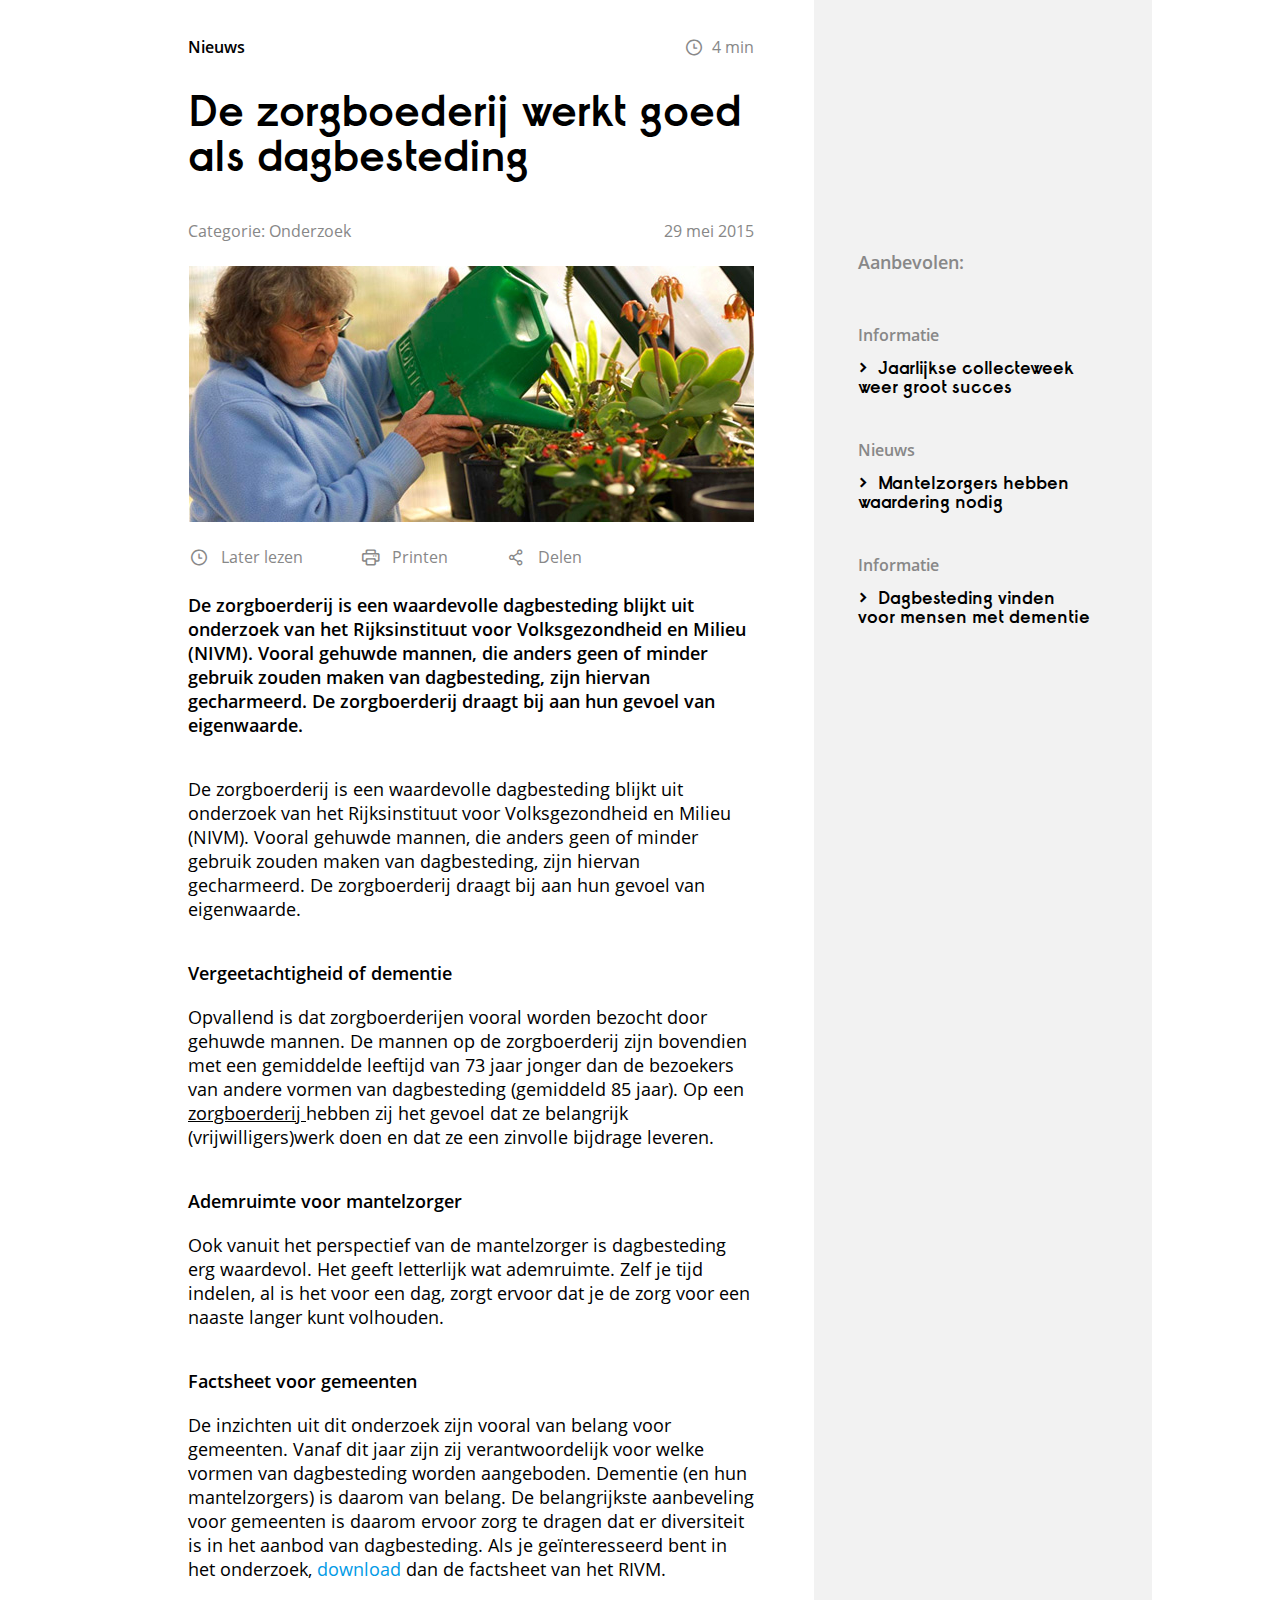
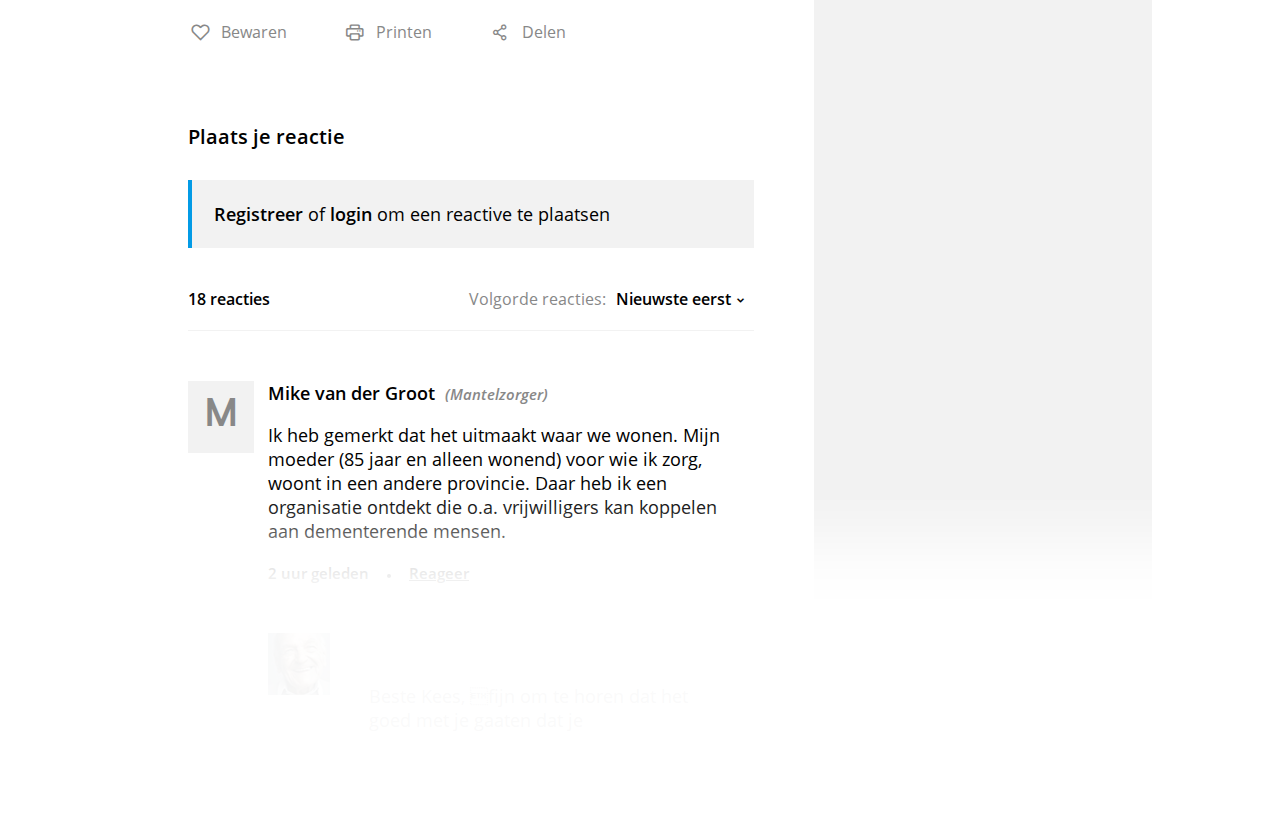
<file: index.html>
<!DOCTYPE html>
<html lang="ru">
  <head>
    <meta charset="utf-8">
    <meta name="viewport" content="width=device-width, initial-scale=1, maximum-scale=1, minimal-ui">
    <meta http-equiv="X-UA-Compatible" content="IE=edge">
    <link rel="stylesheet" href="public/fonts/fontello/css/fontello.css"/>
    <link rel="stylesheet" href="public/css/styles.css"/>
    <script src="https://ajax.googleapis.com/ajax/libs/jquery/1.11.3/jquery.min.js"></script>
    <script src="public/js/scripts.js"></script>
    <title>one page</title>
  </head>
  <body>
    <div class="page_wrapper">
      <nav class="page_nav">
      </nav>
      <header class="page_header"></header>
      <main class="paig_main">
        <div class="wrapper">
          <section class="news">
            <div class="news_time"><span>Nieuws</span><span class="time icon-clock">4 min</span></div>
            <h2>De zorgboederij werkt goed als dagbesteding</h2>
            <div class="category-wrapper">
              <div class="category"> <span>Categorie: </span><a href="">Onderzoek</a></div>
              <div class="date"><span>29 mei 2015</span></div>
            </div>
            <div class="news_img"><img src="public/img/news-photo1.jpg" alt="photo-news" width="565" height="256"></div>
            <div class="news_icons"><a href="" class="icon-clock">Later lezen</a><a href="" class="icon-printer">Printen</a><a href="" class="icon-share">Delen</a></div>
            <div class="news_message news_message--strong">
              <p>De zorgboerderij is een waardevolle dagbesteding blijkt uit onderzoek van het Rijksinstituut voor Volksgezondheid en Milieu (NIVM). Vooral gehuwde mannen, die anders geen of minder gebruik zouden maken van dagbesteding, zijn hiervan gecharmeerd. De zorgboerderij draagt bij aan hun gevoel van eigenwaarde. </p>
            </div>
            <div class="news_message">
              <p>De zorgboerderij is een waardevolle dagbesteding blijkt uit onderzoek van het Rijksinstituut voor Volksgezondheid en Milieu (NIVM). Vooral gehuwde mannen, die anders geen of minder gebruik zouden maken van dagbesteding, zijn hiervan gecharmeerd. De zorgboerderij draagt bij aan hun gevoel van eigenwaarde. </p>
            </div>
            <div class="news_message">
              <h4>Vergeetachtigheid of dementie</h4>
              <p>Opvallend is dat zorgboerderijen vooral worden bezocht door gehuwde mannen. De mannen op de zorgboerderij zijn bovendien met een gemiddelde leeftijd van 73 jaar jonger dan de bezoekers van andere vormen van dagbesteding (gemiddeld 85 jaar). Op een <i>zorgboerderij </i>hebben zij het gevoel dat ze belangrijk (vrijwilligers)werk doen en dat ze een zinvolle bijdrage leveren.</p>
            </div>
            <div class="news_message">
              <h4>Ademruimte voor mantelzorger</h4>
              <p>Ook vanuit het perspectief van de mantelzorger is dagbesteding erg waardevol. Het geeft letterlijk wat ademruimte. Zelf je tijd indelen, al is het voor een dag, zorgt ervoor dat je de zorg voor een naaste langer kunt volhouden.</p>
            </div>
            <div class="news_message">
              <h4>Factsheet voor gemeenten</h4>
              <p>De inzichten uit dit onderzoek zijn vooral van belang voor gemeenten. Vanaf dit jaar zijn zij verantwoordelijk voor welke vormen van dagbesteding worden aangeboden. Dementie (en hun mantelzorgers) is daarom van belang. De belangrijkste aanbeveling voor gemeenten is daarom ervoor zorg te dragen dat er diversiteit is in het aanbod van dagbesteding. Als je geïnteresseerd bent in het onderzoek,  <a href="">download </a>dan de factsheet van het RIVM.</p>
            </div>
            <div class="news_icons"><a href="" class="icon-heart">Bewaren</a><a href="" class="icon-printer">Printen</a><a href="" class="icon-share">Delen</a></div>
            <div class="news_login">
              <h3>Plaats je reactie</h3>
              <p><a href="">Registreer </a>of <a href="">login </a>om een reactive te plaatsen</p>
            </div>
            <div class="news_reacties">
              <div class="number-reacties"><span>18 reacties</span></div>
              <div id="reviews_top" class="select-reacties"><span>Volgorde reacties:</span><a href="" class="Nieuwste_eerst">Nieuwste eerst<span class="icon-down-open-1"></span></a></div>
            </div>
            <div class="news_footer news_footer-dark">
              <div class="reviews">
                <div class="reviews_img"><span class="square">M</span></div>
                <div class="reviews_letter_header">
                  <h4>Mike van der Groot</h4><span>(Mantelzorger)</span>
                </div>
                <div class="reviews_letter">
                  <p>Ik heb gemerkt dat het uitmaakt waar we wonen. Mijn moeder (85 jaar en alleen wonend) voor wie ik zorg, woont in een andere provincie. Daar heb ik een organisatie ontdekt die o.a. vrijwilligers kan koppelen aan dementerende mensen.</p><span class="geleden">2 uur geleden</span><span class="dotted"></span><a href="">Reageer</a>
                  <div class="answer"><img src="public/img/patient1.jpg" alt="patient" width="60" height="60">
                    <textarea placeholder="Beste Kees, fijn om te horen dat het goed met je gaaten dat je"></textarea>
                    <button class="main-button main-button--news main-button--right">Plaats reactie<span class="icon-down-open-1"></span></button>
                  </div>
                </div>
              </div>
              <div class="reviews reviews_patient">
                <div class="reviews_img"><img src="public/img/patient1.jpg" alt="patient" width="60" height="60"></div>
                <div class="reviews_letter_header">
                  <h4>Willem Keizer</h4><span>(Alzheimer patient)</span>
                </div>
                <div class="reviews_letter">
                  <p>Hoi Geraldine, het spijt me om te horen dat je moeder is opgenomen en dat het slecht gaat met je vader. Ik heb ook ook zo’n tijd gehad en het schijnt normaal te zijn na zo’n gebeurtenis. Wat ik alleen maar kan zeggen is volhouden en je vader ondersteunen. Groet Willem.</p><span class="geleden">15 minuten geleden</span><span class="dotted"></span><a href="">Reageer</a>
                </div>
              </div>
              <div class="reviews reviews_admin">
                <div class="reviews_img"><img src="public/img/admin.jpg" alt="patient" width="60" height="60"><span>(Admin)</span></div>
                <div class="reviews_letter_header">
                  <h4>Rob Groot Zwaaftink</h4><span>(Psycholoog Alzheimer NL)</span>
                </div>
                <div class="reviews_letter">
                  <p>Dag Geraldine, </p>
                  <p>Heel herkenbaar gedrag. Het lijkt ook wel dat uw vader in een depressie is beland. Het beste is om hier eens samen met de huisarts over te praten, die kan eventueel anit-depressiva voorschrijven. Zijn steun en toeverlaat, uw moeder, is weggevallen en dat is vaak een heel traumatische ervaring voor mensen met beginnend dementie.  Dan zie je ineens dat ze hun ‘roer’ kwijt zijn en anstig worden.</p>
                  <p>Waarschijnlijk ving uw moeder veel op voor uw vader waardoor de dementie minder confronterend voor hem was. De zorgboederij kan hierbij helpen.</p><span class="geleden">8 minuten geleden</span><span class="dotted"></span><a href="">Reageer</a>
                </div>
              </div>
              <div class="reviews">
                <div class="reviews_img"><img src="public/img/patient2.jpg" alt="patient" width="60" height="60"></div>
                <div class="reviews_letter_header">
                  <h4>Truus Soest</h4><span>(Mantelzorger & vrijwilliger Alzheimer café)</span>
                </div>
                <div class="reviews_letter">
                  <p>Voor mijn moeder die zo graag fietst, heb ik iemand gevonden die met haar gaat fietsen en ze gaat nu ook naar schilderles.</p><span class="geleden">2 dagen geleden</span><span class="dotted"></span><a href="">Reageer</a>
                </div>
              </div>
              <div class="reviews reviews_admin reviews_admin-wide">
                <div class="reviews_img"><img src="public/img/admin.jpg" alt="patient" width="60" height="60"><span>(Admin)</span></div>
                <div class="reviews_letter_header">
                  <h4>Rob Groot Zwaaftink</h4><span>(Psycholoog Alzheimer NL)</span>
                </div>
                <div class="reviews_letter">
                  <p>Lorem ipsum dolor sit amet, consectetur adipisicing elit, sed do eiusmod tempor incididunt ut labore et dolore magna aliqua ut enim ad minim veniam.</p><span class="geleden">1 week geleden</span><span class="dotted"></span><a href="">Reageer</a>
                </div>
              </div>
              <div class="reviews">
                <div class="reviews_img"><span class="square">K</span></div>
                <div class="reviews_letter_header">
                  <h4>Kees van der Hoeven</h4>
                </div>
                <div class="reviews_letter">
                  <p>Lorem ipsum dolor sit amet, consectetur adipisicing elit, sed do eiusmod tempor incididunt ut labore et dolore magna aliqua ut enim ad minim veniam.</p><span class="geleden">12 mei 2015</span><span class="dotted"></span><a href="">Reageer</a>
                </div>
              </div>
              <div class="mear_reacties">
                <button class="main-button main-button--news">Meer reacties<span class="icon-down-open-1"></span></button><a href="#reviews_top">Naar boven<span class="icon-up-open-1"></span></a>
              </div>
            </div>
          </section>
          <section class="sidebar sidebar_dark">
            <h3>Aanbevolen:</h3>
            <nav class="sidebar_navigation">
              <ul>
                <li>Informatie<a href="" class="icon-right-open-1">Jaarlijkse collecteweek weer groot succes</a></li>
                <li>Nieuws<a href="" class="icon-right-open-1">Mantelzorgers hebben waardering nodig</a></li>
                <li>Informatie<a href="" class="icon-right-open-1">Dagbesteding vinden voor mensen met dementie</a></li>
              </ul>
            </nav>
          </section>
        </div>
      </main>
    </div>
  </body>
</html>
</file>
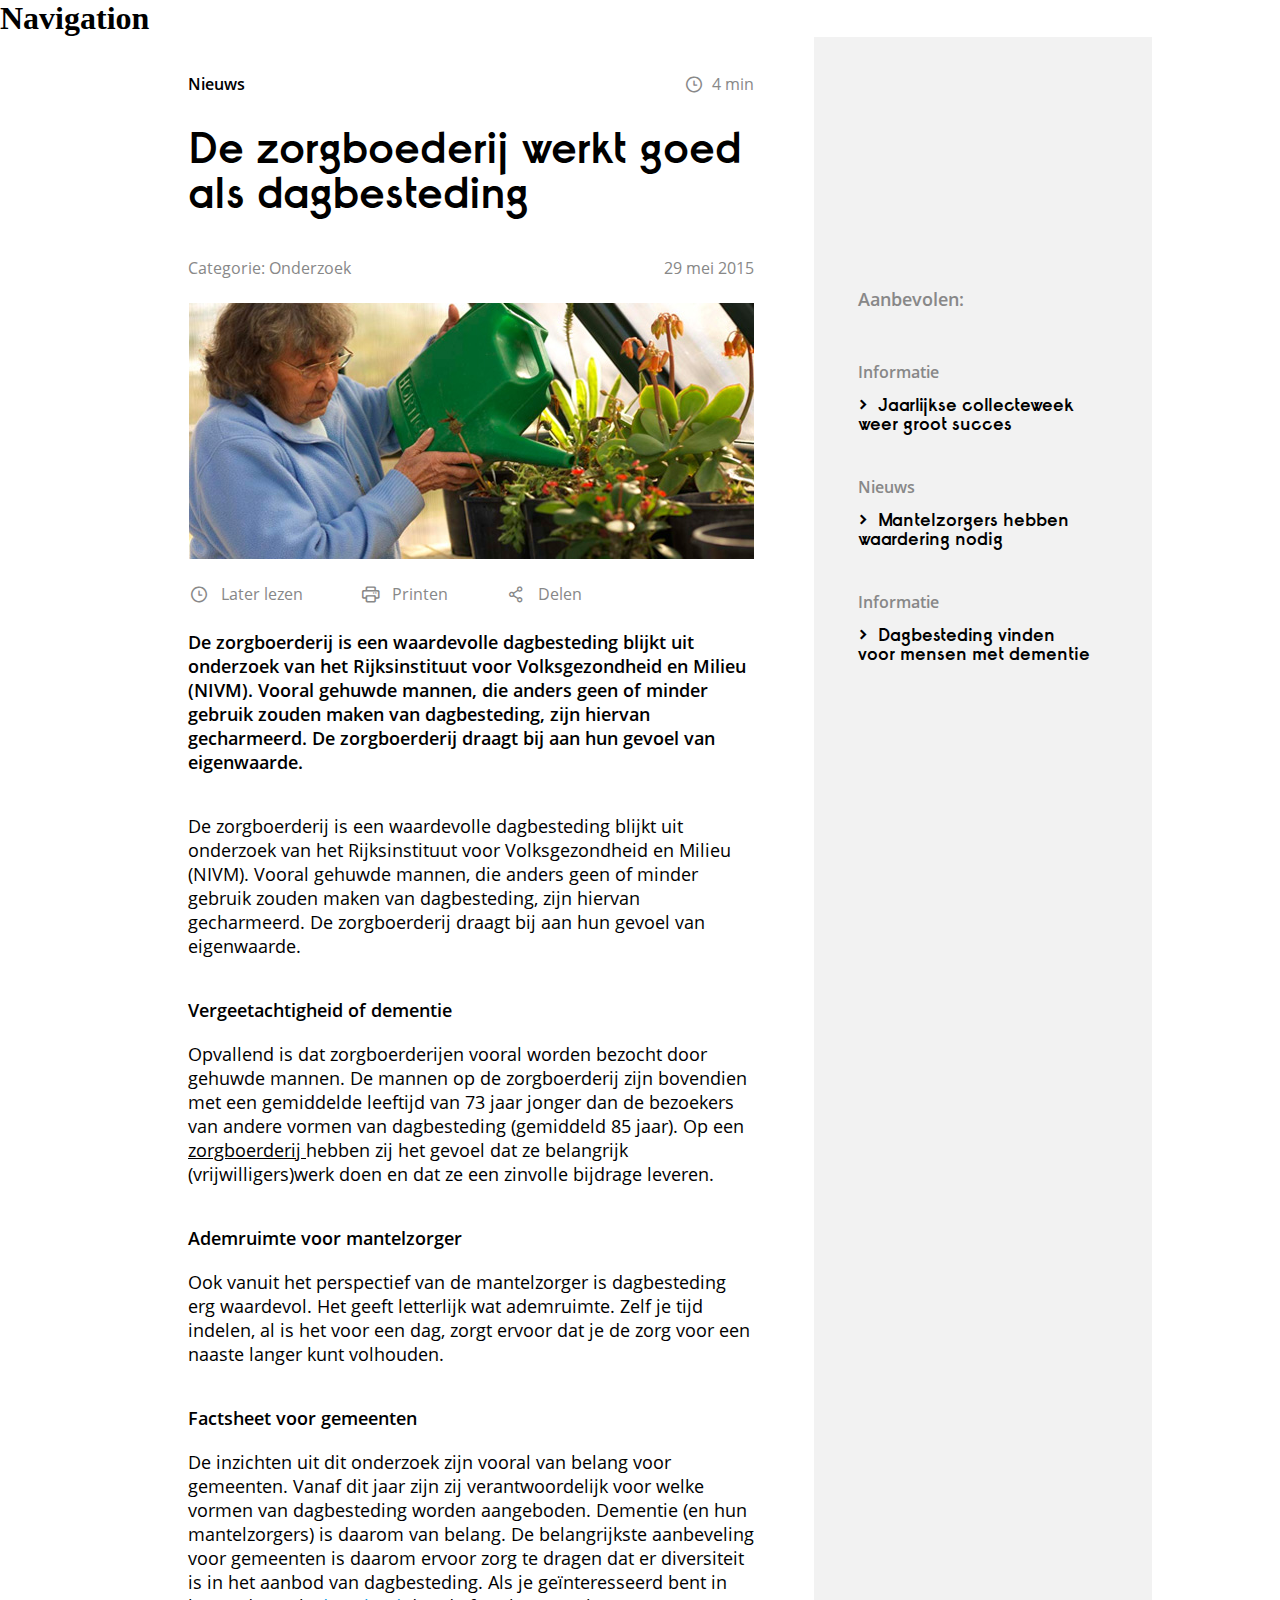
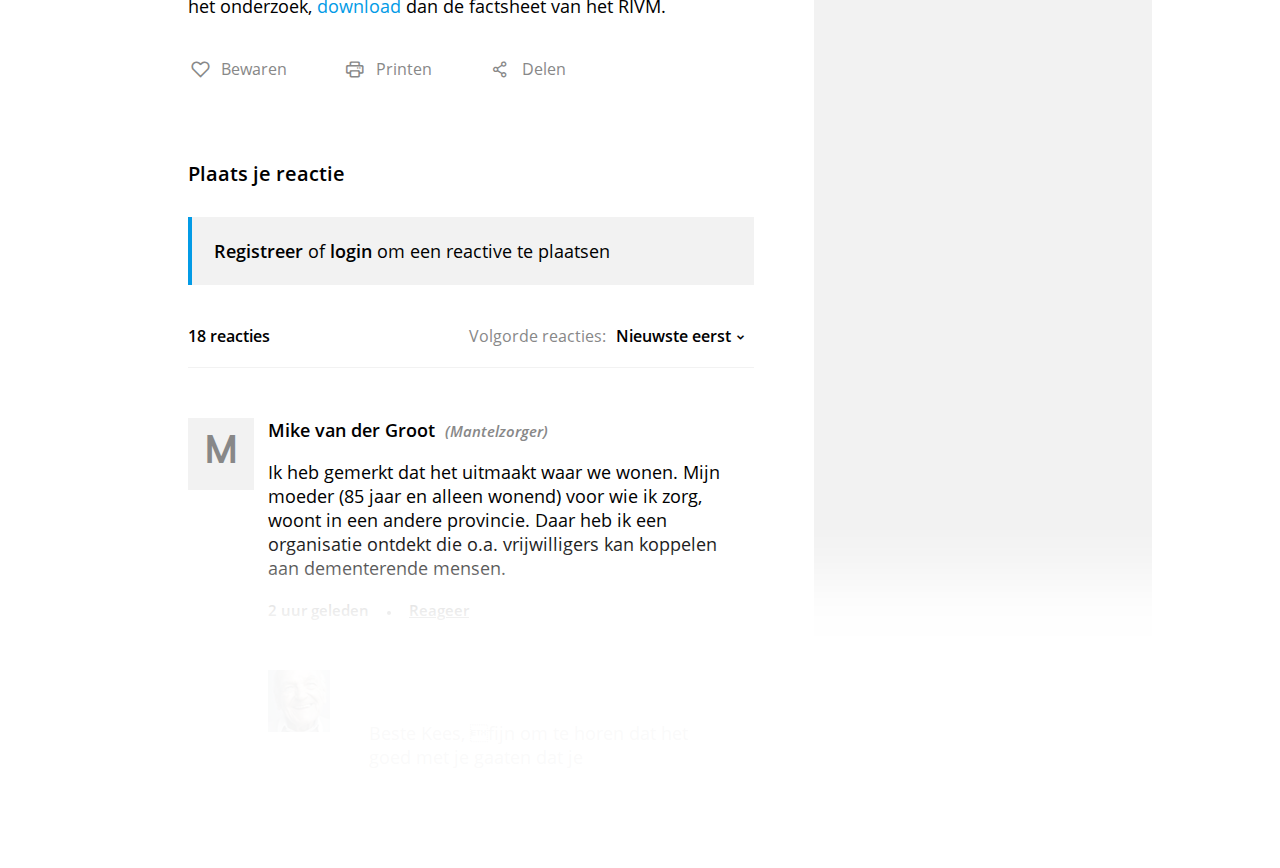
<file: public/index.html>
<!DOCTYPE html>
<html lang="ru">
  <head>
    <meta charset="utf-8">
    <meta name="viewport" content="width=device-width, initial-scale=1, maximum-scale=1, minimal-ui">
    <meta http-equiv="X-UA-Compatible" content="IE=edge">
    <link rel="stylesheet" href="fonts/fontello/css/fontello.css"/>
    <link rel="stylesheet" href="css/styles.css"/>
    <script src="https://ajax.googleapis.com/ajax/libs/jquery/1.11.3/jquery.min.js"></script>
    <script src="js/scripts.js"></script>
    <title>one page</title>
  </head>
  <body>
    <div class="page_wrapper">
      <nav class="page_nav">
        <h1>Navigation</h1>
      </nav>
      <header class="page_header"></header>
      <main class="paig_main">
        <div class="wrapper">
          <section class="news">
            <div class="news_time"><span>Nieuws</span><span class="time icon-clock">4 min</span></div>
            <h2>De zorgboederij werkt goed als dagbesteding</h2>
            <div class="category-wrapper">
              <div class="category"> <span>Categorie: </span><a href="">Onderzoek</a></div>
              <div class="date"><span>29 mei 2015</span></div>
            </div>
            <div class="news_img"><img src="img/news-photo1.jpg" alt="photo-news" width="565" height="256"></div>
            <div class="news_icons"><a href="" class="icon-clock">Later lezen</a><a href="" class="icon-printer">Printen</a><a href="" class="icon-share">Delen</a></div>
            <div class="news_message news_message--strong">
              <p>De zorgboerderij is een waardevolle dagbesteding blijkt uit onderzoek van het Rijksinstituut voor Volksgezondheid en Milieu (NIVM). Vooral gehuwde mannen, die anders geen of minder gebruik zouden maken van dagbesteding, zijn hiervan gecharmeerd. De zorgboerderij draagt bij aan hun gevoel van eigenwaarde. </p>
            </div>
            <div class="news_message">
              <p>De zorgboerderij is een waardevolle dagbesteding blijkt uit onderzoek van het Rijksinstituut voor Volksgezondheid en Milieu (NIVM). Vooral gehuwde mannen, die anders geen of minder gebruik zouden maken van dagbesteding, zijn hiervan gecharmeerd. De zorgboerderij draagt bij aan hun gevoel van eigenwaarde. </p>
            </div>
            <div class="news_message">
              <h4>Vergeetachtigheid of dementie</h4>
              <p>Opvallend is dat zorgboerderijen vooral worden bezocht door gehuwde mannen. De mannen op de zorgboerderij zijn bovendien met een gemiddelde leeftijd van 73 jaar jonger dan de bezoekers van andere vormen van dagbesteding (gemiddeld 85 jaar). Op een <i>zorgboerderij </i>hebben zij het gevoel dat ze belangrijk (vrijwilligers)werk doen en dat ze een zinvolle bijdrage leveren.</p>
            </div>
            <div class="news_message">
              <h4>Ademruimte voor mantelzorger</h4>
              <p>Ook vanuit het perspectief van de mantelzorger is dagbesteding erg waardevol. Het geeft letterlijk wat ademruimte. Zelf je tijd indelen, al is het voor een dag, zorgt ervoor dat je de zorg voor een naaste langer kunt volhouden.</p>
            </div>
            <div class="news_message">
              <h4>Factsheet voor gemeenten</h4>
              <p>De inzichten uit dit onderzoek zijn vooral van belang voor gemeenten. Vanaf dit jaar zijn zij verantwoordelijk voor welke vormen van dagbesteding worden aangeboden. Dementie (en hun mantelzorgers) is daarom van belang. De belangrijkste aanbeveling voor gemeenten is daarom ervoor zorg te dragen dat er diversiteit is in het aanbod van dagbesteding. Als je geïnteresseerd bent in het onderzoek,  <a href="">download </a>dan de factsheet van het RIVM.</p>
            </div>
            <div class="news_icons"><a href="" class="icon-heart">Bewaren</a><a href="" class="icon-printer">Printen</a><a href="" class="icon-share">Delen</a></div>
            <div class="news_login">
              <h3>Plaats je reactie</h3>
              <p><a href="">Registreer </a>of <a href="">login </a>om een reactive te plaatsen</p>
            </div>
            <div class="news_reacties">
              <div class="number-reacties"><span>18 reacties</span></div>
              <div id="reviews_top" class="select-reacties"><span>Volgorde reacties:</span><a href="" class="Nieuwste_eerst">Nieuwste eerst<span class="icon-down-open-1"></span></a></div>
            </div>
            <div class="news_footer news_footer-dark">
              <div class="reviews">
                <div class="reviews_img"><span class="square">M</span></div>
                <div class="reviews_letter_header">
                  <h4>Mike van der Groot</h4><span>(Mantelzorger)</span>
                </div>
                <div class="reviews_letter">
                  <p>Ik heb gemerkt dat het uitmaakt waar we wonen. Mijn moeder (85 jaar en alleen wonend) voor wie ik zorg, woont in een andere provincie. Daar heb ik een organisatie ontdekt die o.a. vrijwilligers kan koppelen aan dementerende mensen.</p><span class="geleden">2 uur geleden</span><span class="dotted"></span><a href="">Reageer</a>
                  <div class="answer"><img src="img/patient1.jpg" alt="patient" width="60" height="60">
                    <textarea placeholder="Beste Kees, fijn om te horen dat het goed met je gaaten dat je"></textarea>
                    <button class="main-button main-button--news main-button--right">Plaats reactie<span class="icon-down-open-1"></span></button>
                  </div>
                </div>
              </div>
              <div class="reviews reviews_patient">
                <div class="reviews_img"><img src="img/patient1.jpg" alt="patient" width="60" height="60"></div>
                <div class="reviews_letter_header">
                  <h4>Willem Keizer</h4><span>(Alzheimer patient)</span>
                </div>
                <div class="reviews_letter">
                  <p>Hoi Geraldine, het spijt me om te horen dat je moeder is opgenomen en dat het slecht gaat met je vader. Ik heb ook ook zo’n tijd gehad en het schijnt normaal te zijn na zo’n gebeurtenis. Wat ik alleen maar kan zeggen is volhouden en je vader ondersteunen. Groet Willem.</p><span class="geleden">15 minuten geleden</span><span class="dotted"></span><a href="">Reageer</a>
                </div>
              </div>
              <div class="reviews reviews_admin">
                <div class="reviews_img"><img src="img/admin.jpg" alt="patient" width="60" height="60"><span>(Admin)</span></div>
                <div class="reviews_letter_header">
                  <h4>Rob Groot Zwaaftink</h4><span>(Psycholoog Alzheimer NL)</span>
                </div>
                <div class="reviews_letter">
                  <p>Dag Geraldine, </p>
                  <p>Heel herkenbaar gedrag. Het lijkt ook wel dat uw vader in een depressie is beland. Het beste is om hier eens samen met de huisarts over te praten, die kan eventueel anit-depressiva voorschrijven. Zijn steun en toeverlaat, uw moeder, is weggevallen en dat is vaak een heel traumatische ervaring voor mensen met beginnend dementie.  Dan zie je ineens dat ze hun ‘roer’ kwijt zijn en anstig worden.</p>
                  <p>Waarschijnlijk ving uw moeder veel op voor uw vader waardoor de dementie minder confronterend voor hem was. De zorgboederij kan hierbij helpen.</p><span class="geleden">8 minuten geleden</span><span class="dotted"></span><a href="">Reageer</a>
                </div>
              </div>
              <div class="reviews">
                <div class="reviews_img"><img src="img/patient2.jpg" alt="patient" width="60" height="60"></div>
                <div class="reviews_letter_header">
                  <h4>Truus Soest</h4><span>(Mantelzorger & vrijwilliger Alzheimer café)</span>
                </div>
                <div class="reviews_letter">
                  <p>Voor mijn moeder die zo graag fietst, heb ik iemand gevonden die met haar gaat fietsen en ze gaat nu ook naar schilderles.</p><span class="geleden">2 dagen geleden</span><span class="dotted"></span><a href="">Reageer</a>
                </div>
              </div>
              <div class="reviews reviews_admin reviews_admin-wide">
                <div class="reviews_img"><img src="img/admin.jpg" alt="patient" width="60" height="60"><span>(Admin)</span></div>
                <div class="reviews_letter_header">
                  <h4>Rob Groot Zwaaftink</h4><span>(Psycholoog Alzheimer NL)</span>
                </div>
                <div class="reviews_letter">
                  <p>Lorem ipsum dolor sit amet, consectetur adipisicing elit, sed do eiusmod tempor incididunt ut labore et dolore magna aliqua ut enim ad minim veniam.</p><span class="geleden">1 week geleden</span><span class="dotted"></span><a href="">Reageer</a>
                </div>
              </div>
              <div class="reviews">
                <div class="reviews_img"><span class="square">K</span></div>
                <div class="reviews_letter_header">
                  <h4>Kees van der Hoeven</h4>
                </div>
                <div class="reviews_letter">
                  <p>Lorem ipsum dolor sit amet, consectetur adipisicing elit, sed do eiusmod tempor incididunt ut labore et dolore magna aliqua ut enim ad minim veniam.</p><span class="geleden">12 mei 2015</span><span class="dotted"></span><a href="">Reageer</a>
                </div>
              </div>
              <div class="mear_reacties">
                <button class="main-button main-button--news">Meer reacties<span class="icon-down-open-1"></span></button><a href="#reviews_top">Naar boven<span class="icon-up-open-1"></span></a>
              </div>
            </div>
          </section>
          <section class="sidebar sidebar_dark">
            <h3>Aanbevolen:</h3>
            <nav class="sidebar_navigation">
              <ul>
                <li>Informatie<a href="" class="icon-right-open-1">Jaarlijkse collecteweek weer groot succes</a></li>
                <li>Nieuws<a href="" class="icon-right-open-1">Mantelzorgers hebben waardering nodig</a></li>
                <li>Informatie<a href="" class="icon-right-open-1">Dagbesteding vinden voor mensen met dementie</a></li>
              </ul>
            </nav>
          </section>
        </div>
      </main>
    </div>
  </body>
</html>
</file>
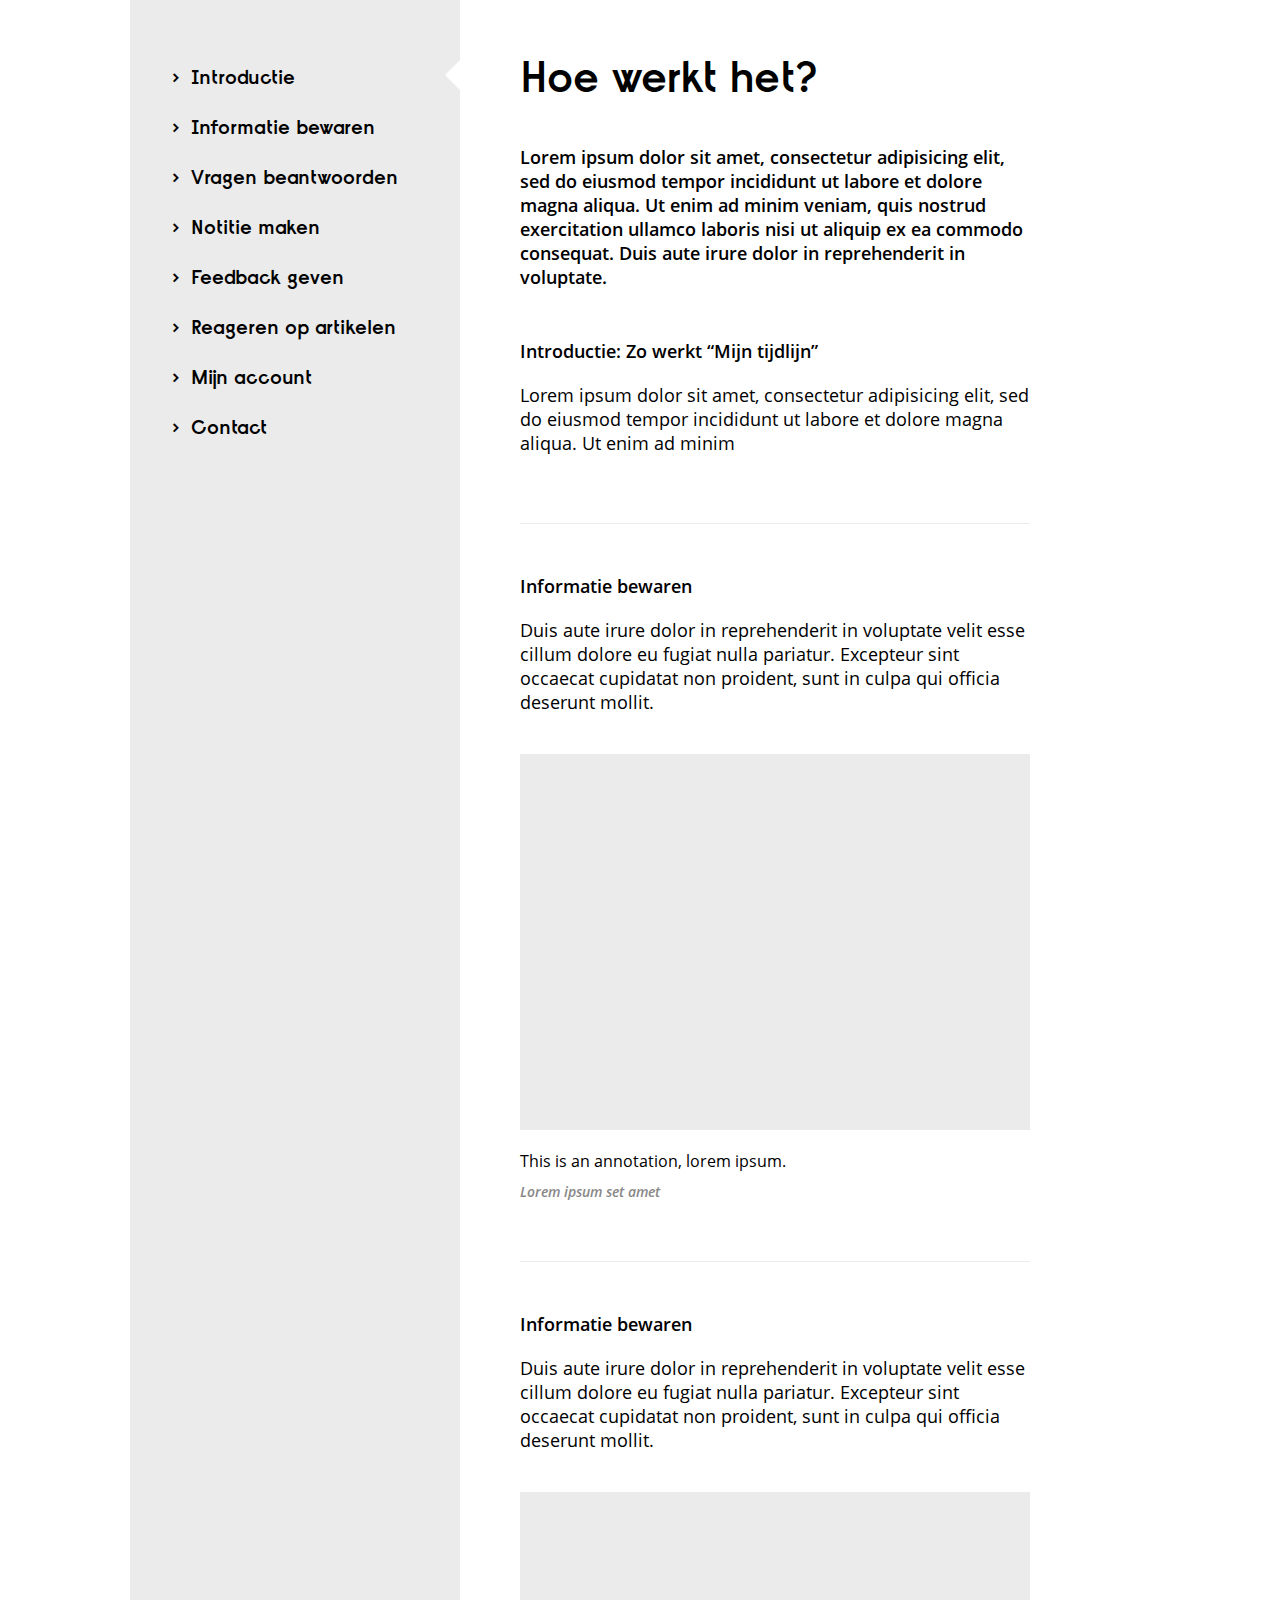
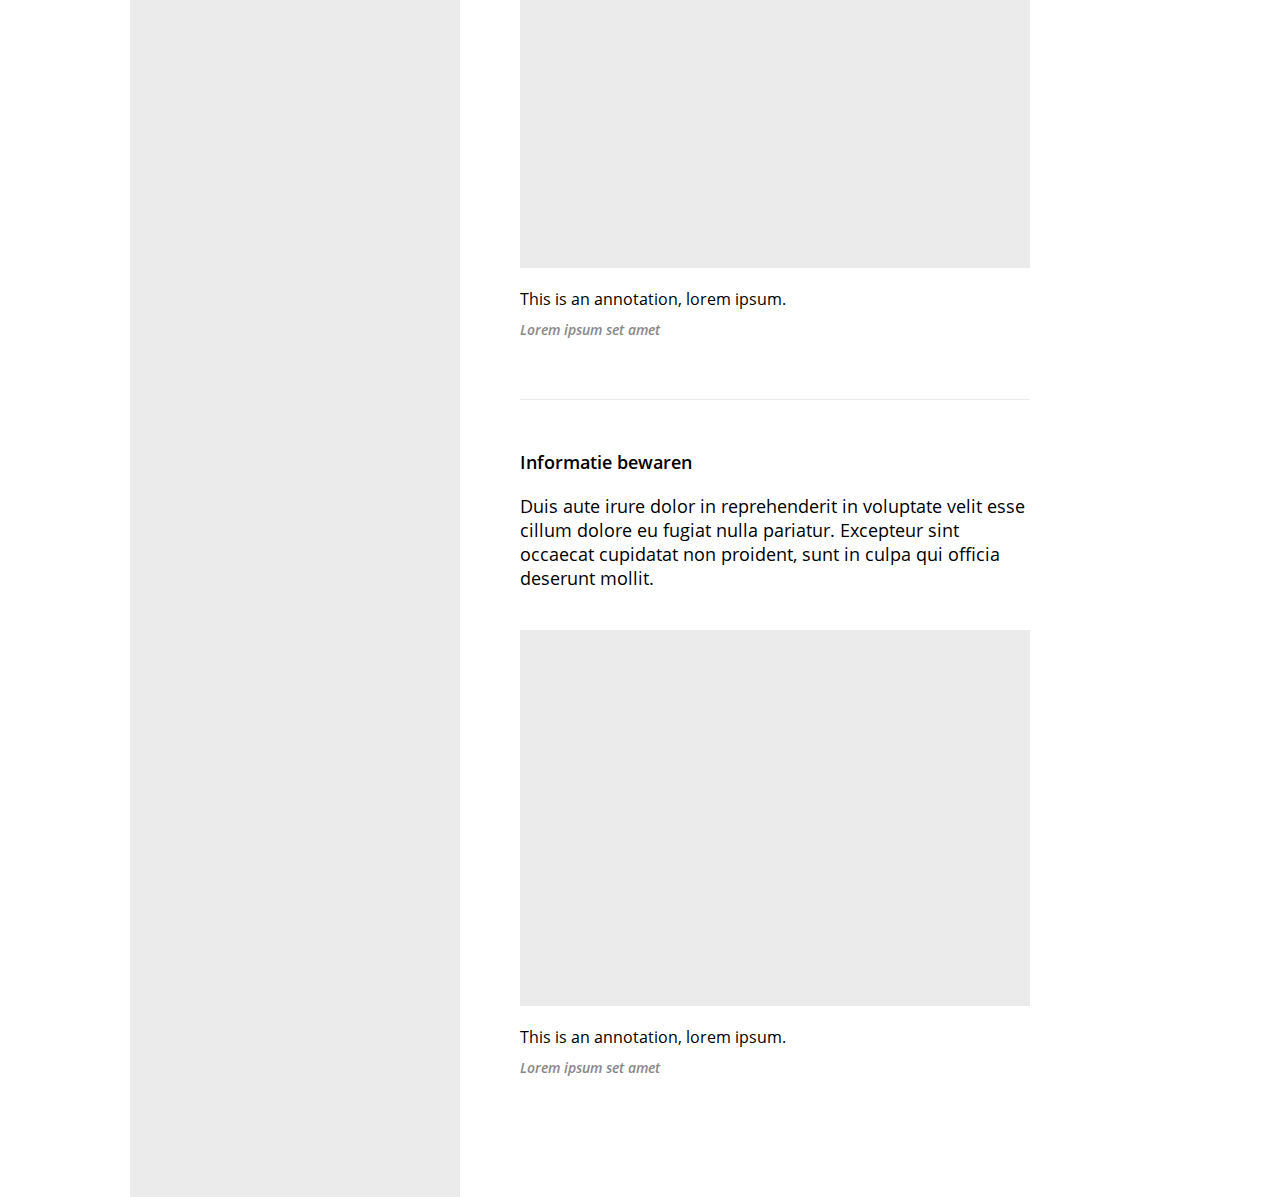
<file: instr.html>
<!DOCTYPE html>
<html lang="ru">
  <head>
    <meta charset="utf-8">
    <meta name="viewport" content="width=device-width, initial-scale=1, maximum-scale=1, minimal-ui">
    <meta http-equiv="X-UA-Compatible" content="IE=edge">
    <link rel="stylesheet" href="public/fonts/fontello/css/fontello.css"/>
    <link rel="stylesheet" href="public/css/styles.css"/>
    <script src="https://ajax.googleapis.com/ajax/libs/jquery/1.11.3/jquery.min.js"></script>
    <script src="public/js/scripts.js"></script>
    <title>instr</title>
  </head>
  <body>
    <div class="wrapper_instr">
      <div class="navigation_instr">
        <ul class="navigation_instr-menu">
          <li class="icon-right-open-1 navigation_instr--activ"><a href="">Introductie</a></li>
          <li class="icon-right-open-1"><a href="">Informatie bewaren</a></li>
          <li class="icon-right-open-1"><a href="">Vragen beantwoorden</a></li>
          <li class="icon-right-open-1"><a href="">Notitie maken</a></li>
          <li class="icon-right-open-1"><a href="">Feedback geven</a></li>
          <li class="icon-right-open-1"><a href="">Reageren op artikelen</a></li>
          <li class="icon-right-open-1"><a href="">Mijn account</a></li>
          <li class="icon-right-open-1"><a href="">Contact</a></li>
        </ul>
      </div>
      <div class="navigation_instr-select">
        <select>
          <option>Ga direct naar...</option>
          <option>Introductie</option>
          <option>Informatie bewaren</option>
          <option>Vragen beantwoorden</option>
          <option>Notitie maken</option>
          <option>Feedback geven</option>
          <option>Reageren op artikelen</option>
          <option>Mijn account</option>
          <option>Contact</option>
        </select>
      </div>
      <div class="content_instr">
        <div class="content_instr-header">
          <h1>Hoe werkt het?</h1>
          <p class="bold">Lorem ipsum dolor sit amet, consectetur adipisicing elit, sed do eiusmod tempor incididunt ut labore et dolore magna aliqua. Ut enim ad minim veniam, quis nostrud exercitation ullamco laboris nisi ut aliquip ex ea commodo consequat. Duis aute irure dolor in reprehenderit in voluptate.</p>
          <h4>Introductie: Zo werkt “Mijn tijdlijn”</h4>
          <p>Lorem ipsum dolor sit amet, consectetur adipisicing elit, sed do eiusmod tempor incididunt ut labore et dolore magna aliqua. Ut enim ad minim</p>
        </div>
        <div class="content_instr-block">
          <h4>Informatie bewaren</h4>
          <p>Duis aute irure dolor in reprehenderit in voluptate velit esse cillum dolore eu fugiat nulla pariatur. Excepteur sint occaecat cupidatat non proident, sunt in culpa qui officia deserunt mollit.</p>
          <div class="content_instr-media"></div><span>This is an annotation, lorem ipsum.</span><span class="italic">Lorem ipsum set amet</span>
        </div>
        <div class="content_instr-block">
          <h4>Informatie bewaren</h4>
          <p>Duis aute irure dolor in reprehenderit in voluptate velit esse cillum dolore eu fugiat nulla pariatur. Excepteur sint occaecat cupidatat non proident, sunt in culpa qui officia deserunt mollit.</p>
          <div class="content_instr-media"></div><span>This is an annotation, lorem ipsum.</span><span class="italic">Lorem ipsum set amet</span>
        </div>
        <div class="content_instr-block">
          <h4>Informatie bewaren</h4>
          <p>Duis aute irure dolor in reprehenderit in voluptate velit esse cillum dolore eu fugiat nulla pariatur. Excepteur sint occaecat cupidatat non proident, sunt in culpa qui officia deserunt mollit.</p>
          <div class="content_instr-media"></div><span>This is an annotation, lorem ipsum.</span><span class="italic">Lorem ipsum set amet</span>
        </div>
      </div>
    </div>
  </body>
</html>
</file>
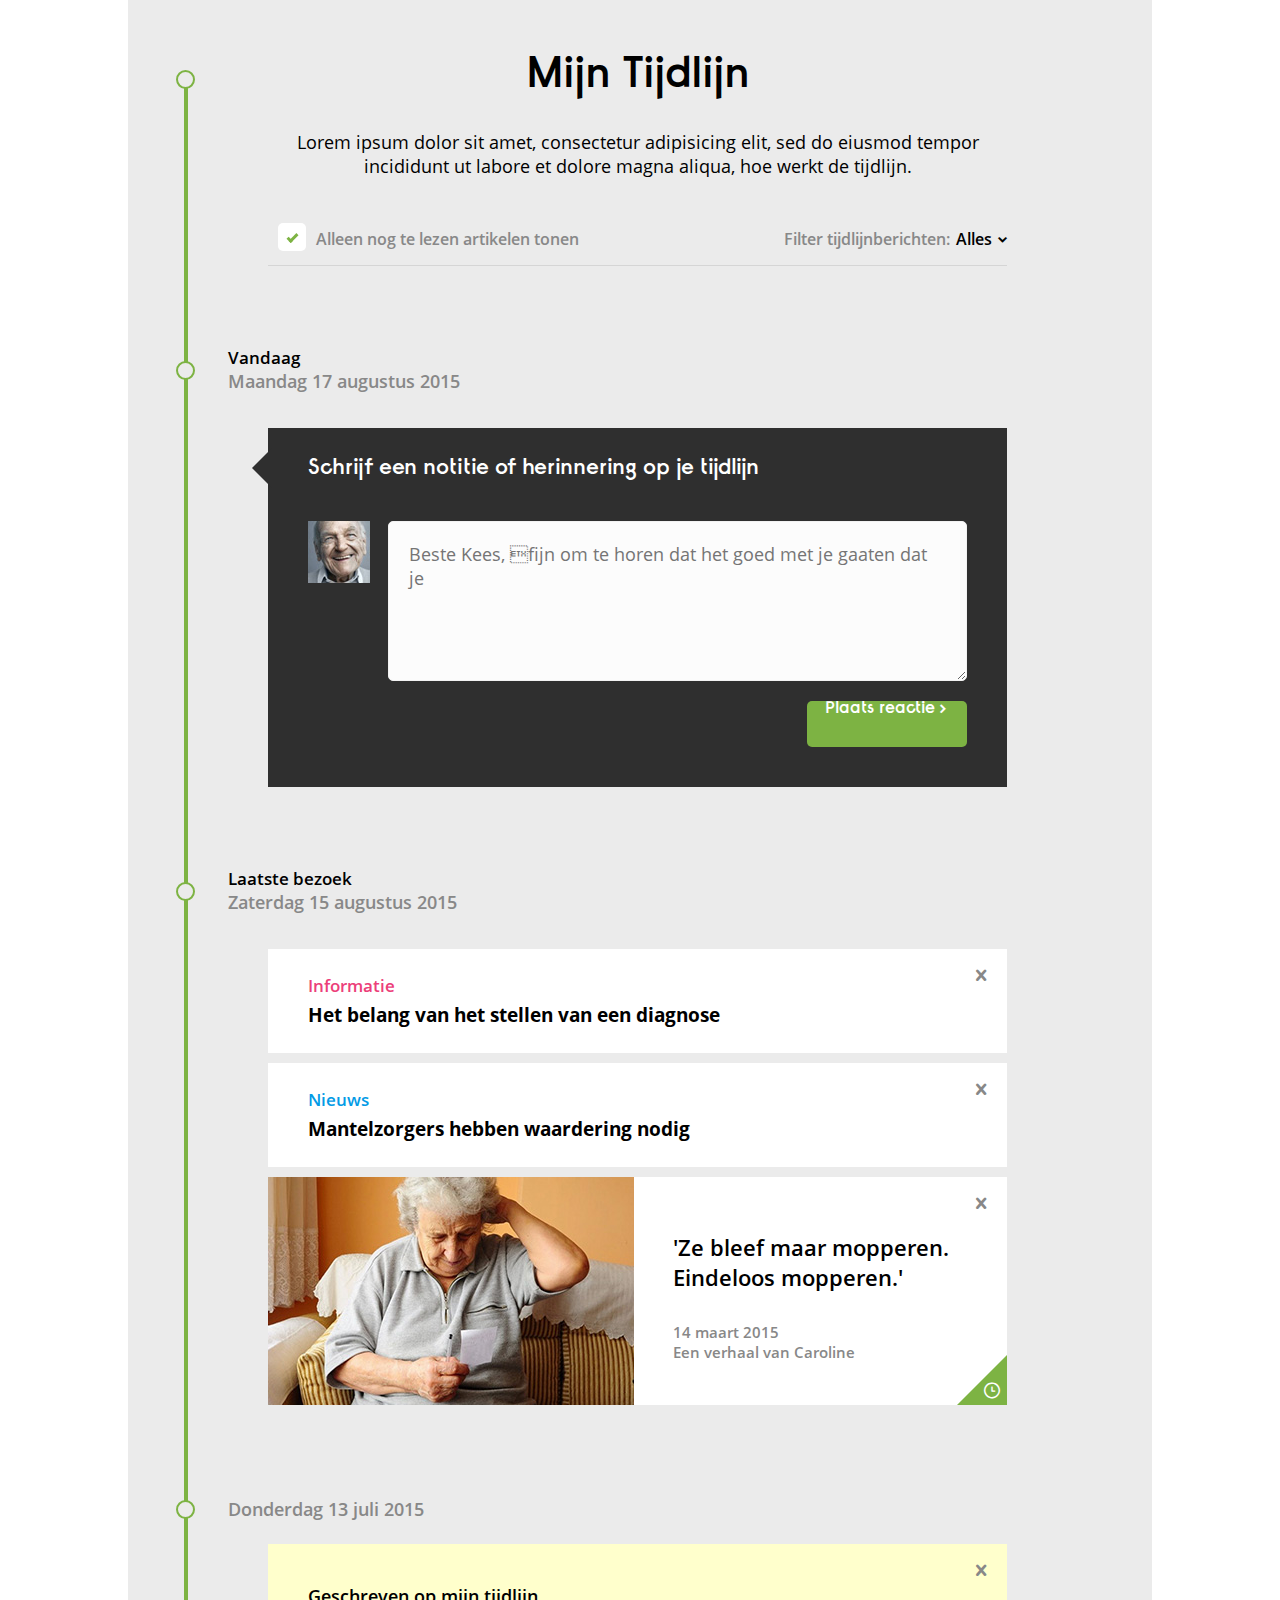
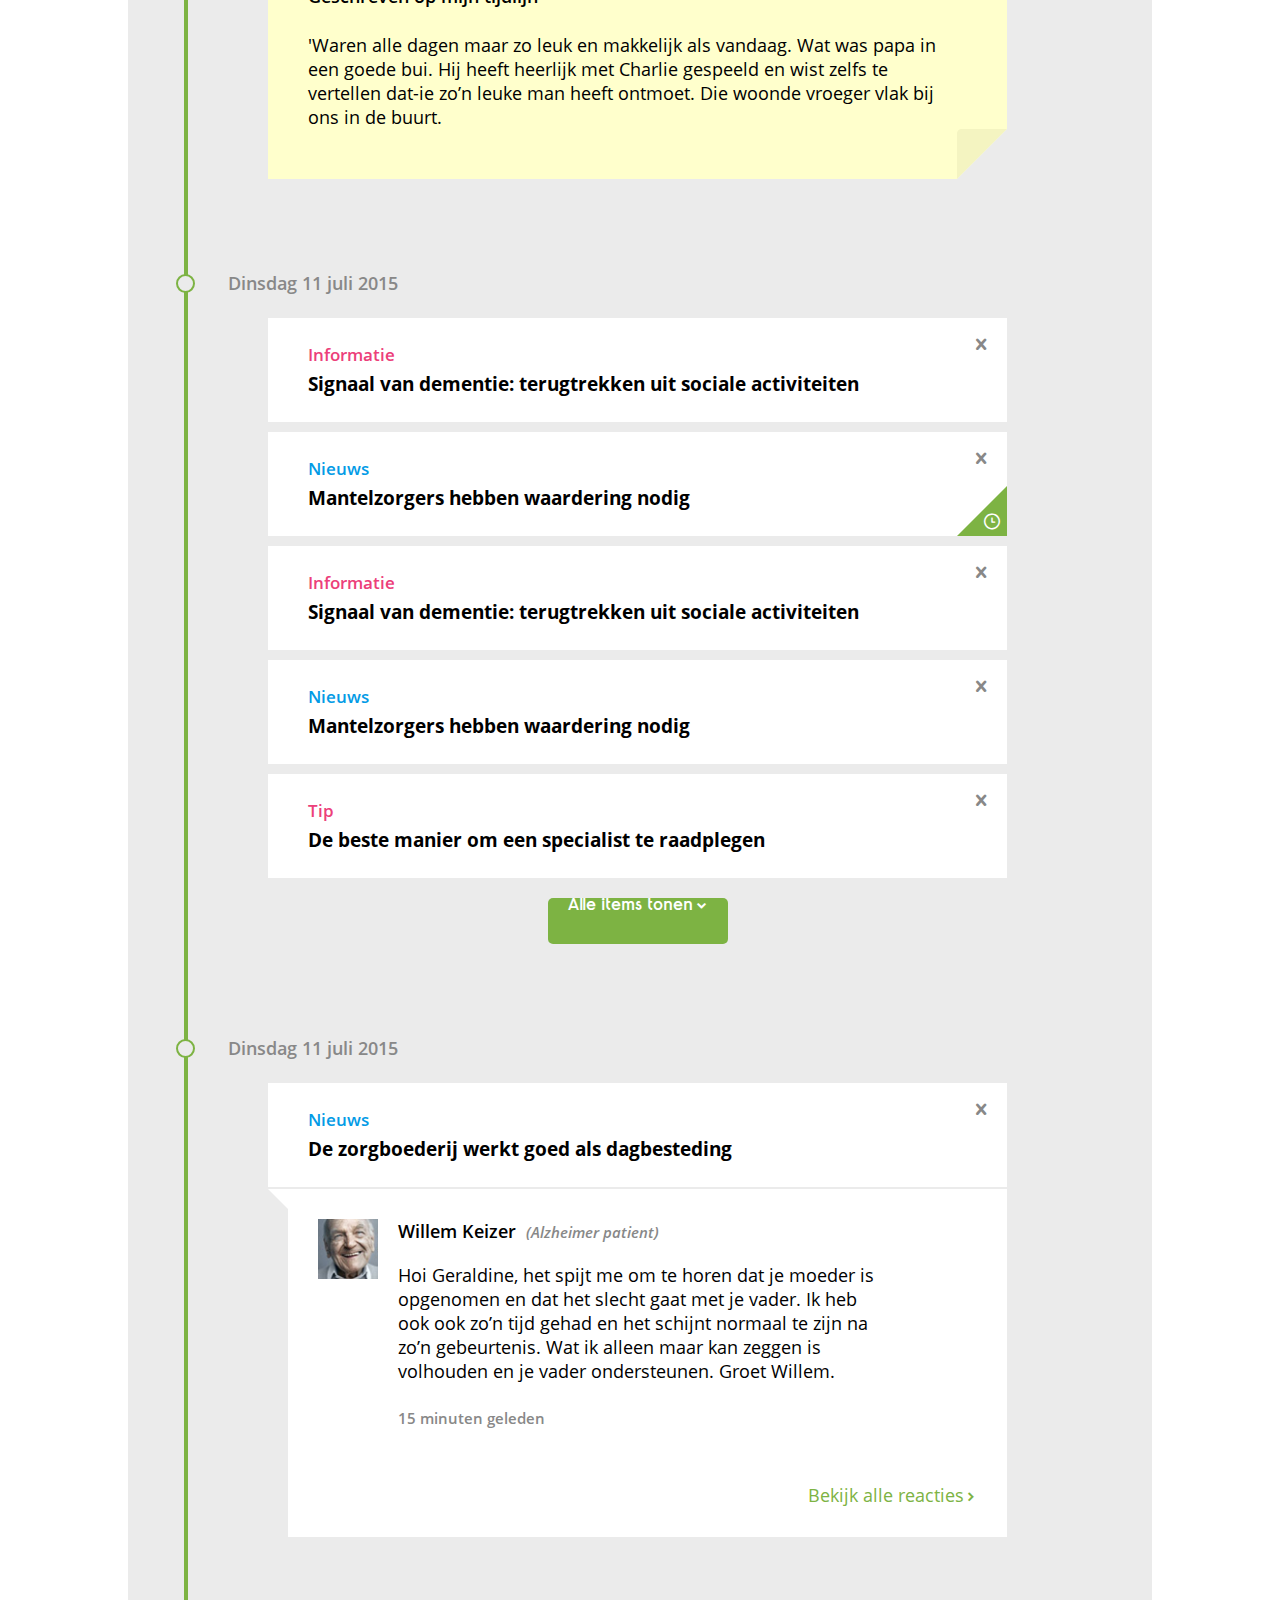
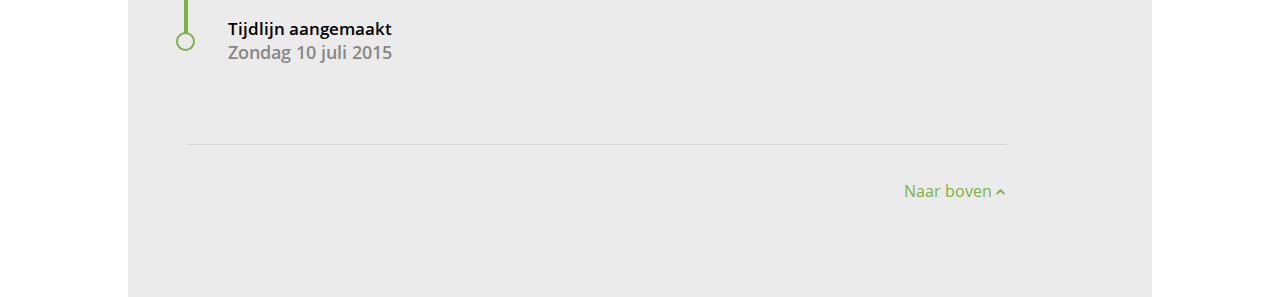
<file: timeline.html>
<!DOCTYPE html>
<html lang="ru">
  <head>
    <meta charset="utf-8">
    <meta name="viewport" content="width=device-width, initial-scale=1, maximum-scale=1, minimal-ui">
    <meta http-equiv="X-UA-Compatible" content="IE=edge">
    <link rel="stylesheet" href="public/fonts/fontello/css/fontello.css"/>
    <link rel="stylesheet" href="public/css/styles.css"/>
    <script src="https://ajax.googleapis.com/ajax/libs/jquery/1.11.3/jquery.min.js"></script>
    <script src="public/js/scripts.js"></script>
    <title>timeline</title>
  </head>
  <body>
    <div class="wrapper_timeline">
      <div class="timeline_inner timeline_inner--first">
        <div class="timeline_title"></div>
        <div class="timeline_content timeline_content--header">
          <h1>Mijn Tijdlijn</h1>
          <p>Lorem ipsum dolor sit amet, consectetur adipisicing elit, sed do eiusmod tempor incididunt ut labore et dolore magna aliqua, hoe werkt de tijdlijn.</p>
          <div class="timeline_dropdown">
            <div class="timeline_dropdown-select">
              <input id="checkbox1" name="checkbox" type="checkbox" checked="checked">
              <label for="checkbox1">Alleen nog te lezen artikelen tonen</label>
            </div>
            <div class="timeline_dropdown-filter"><span>Filter tijdlijnberichten:</span><span class="dropdown-menu dropdown-menu--up">Alles<span class="icon-down-open-1"> </span></span></div>
            <ul class="dropdown-menu-inner">
              <li class="icon-right-open-1"><a href="">Alles</a></li>
              <li class="icon-right-open-1"><a href="">Niet gelezen artikelen</a></li>
              <li class="icon-right-open-1"><a href="">Mijn notities</a></li>
              <li class="icon-right-open-1"><a href="">Informatie en tips</a></li>
              <li class="icon-right-open-1"><a href="">Ervaringsverhalen</a></li>
              <li class="icon-right-open-1"><a href="">Nieuwsartikelen</a></li>
              <li class="icon-right-open-1"><a href="">Mijn reacties</a></li>
            </ul>
          </div>
        </div>
      </div>
      <div class="timeline_inner">
        <div class="timeline_title">
          <h5>Vandaag</h5><span>Maandag 17 augustus 2015</span>
        </div>
        <div class="timeline_content">
          <div class="timeline_comment-wrapper">
            <h4>Schrijf een notitie of herinnering op je tijdlijn</h4>
            <div class="answer"><img src="public/img/patient1.jpg" alt="patient" width="60" height="60">
              <textarea placeholder="Beste Kees, fijn om te horen dat het goed met je gaaten dat je"></textarea>
              <button class="main-button main-button--timeline main-button--right">Plaats reactie<span class="icon-right-open-1"></span></button>
            </div>
          </div>
        </div>
        <div class="timeline_title">
          <h5>Laatste bezoek</h5><span>Zaterdag 15 augustus 2015</span>
        </div>
        <div class="timeline_content">
          <div class="timeline_info-block">
            <h5>Informatie</h5>
            <p>Het belang van het stellen van een diagnose</p><a href="" class="icon-cancel"></a>
          </div>
          <div class="timeline_info-block timeline_info-block--news">
            <h5>Nieuws</h5>
            <p>Mantelzorgers hebben waardering nodig</p><a href="" class="icon-cancel"></a>
          </div>
          <div class="timeline_info-block media--block">
            <div class="media-block_img"><img src="/public/img/grandmother.jpg" alt="grandmother" width="366" height="228"></div>
            <div class="media-block_content timeline_info-block--corner">
              <h5>'Ze bleef maar mopperen. Eindeloos mopperen.'</h5><span>14 maart 2015</span><span>Een verhaal van Caroline</span><a href="" class="icon-cancel"></a><a href="" class="icon-clock"></a>
            </div>
          </div>
        </div>
        <div class="timeline_title timeline_title--single"><span>Donderdag 13 juli 2015</span></div>
        <div class="timeline_content">
          <div class="timeline_info-block timeline_info-block--twocorner">
            <h5>Geschreven op mijn tijdlijn</h5>
            <p>'Waren alle dagen maar zo leuk en makkelijk als vandaag. Wat was papa in een goede bui. Hij heeft heerlijk met Charlie gespeeld en wist zelfs te vertellen dat-ie zo’n leuke man heeft ontmoet. Die woonde vroeger vlak bij ons in de buurt.</p><a href="" class="icon-cancel"></a>
          </div>
        </div>
        <div class="timeline_title timeline_title--single"><span>Dinsdag 11 juli 2015</span></div>
        <div class="timeline_content">
          <div class="timeline_info-block">
            <h5>Informatie</h5>
            <p>Signaal van dementie: terugtrekken uit sociale activiteiten</p><a href="" class="icon-cancel"></a>
            <div class="timeline_info-block-delete">
              <p>Wil je dit item verwijderen <br>van je tijdlijn?</p><a href="" class="yes">Annuleren<span class="icon-right-open-1"></span></a><a href="" class="no">Verwijder van tijdlijn<span class="icon-right-open-1"></span></a><a href="" class="icon-cancel"></a>
            </div>
          </div>
          <div class="timeline_info-block timeline_info-block--news timeline_info-block--corner">
            <h5>Nieuws</h5>
            <p>Mantelzorgers hebben waardering nodig</p><a href="" class="icon-cancel"></a><a href="" class="icon-clock"></a>
          </div>
          <div class="timeline_info-block">
            <h5>Informatie</h5>
            <p>Signaal van dementie: terugtrekken uit sociale activiteiten</p><a href="" class="icon-cancel"></a>
          </div>
          <div class="timeline_info-block timeline_info-block--news">
            <h5>Nieuws</h5>
            <p>Mantelzorgers hebben waardering nodig</p><a href="" class="icon-cancel">          </a>
          </div>
          <div class="timeline_info-block">
            <h5>Tip</h5>
            <p>De beste manier om een specialist te raadplegen</p><a href="" class="icon-cancel"></a>
          </div>
          <button class="main-button main-button--timeline main-button--center">Alle items tonen<span class="icon-down-open-1"></span></button>
        </div>
        <div class="timeline_title timeline_title--single"><span>Dinsdag 11 juli 2015</span></div>
        <div class="timeline_content">
          <div class="timeline_info-block timeline_info-block--news">
            <h5>Nieuws</h5>
            <p>De zorgboederij werkt goed als dagbesteding</p><a href="" class="icon-cancel"></a>
          </div>
          <div class="timeline_info-footer">
            <div class="reviews">
              <div class="reviews_img"><img src="public/img/patient1.jpg" alt="patient" width="60" height="60"></div>
              <div class="reviews_letter_header">
                <h4>Willem Keizer</h4><span>(Alzheimer patient)</span>
              </div>
              <div class="reviews_letter">
                <p>Hoi Geraldine, het spijt me om te horen dat je moeder is opgenomen en dat het slecht gaat met je vader. Ik heb ook ook zo’n tijd gehad en het schijnt normaal te zijn na zo’n gebeurtenis. Wat ik alleen maar kan zeggen is volhouden en je vader ondersteunen. Groet Willem.</p><span class="geleden">15 minuten geleden</span>
              </div>
            </div><a href="">Bekijk alle reacties<span class="icon-right-open-1"></span></a>
          </div>
        </div>
        <div class="timeline_title">
          <h5>Tijdlijn aangemaakt</h5><span>Zondag 10 juli 2015</span>
        </div>
      </div>
      <div class="up"><a href="">Naar boven<span class="icon-up-open-1"></span></a></div>
    </div>
  </body>
</html>
</file>
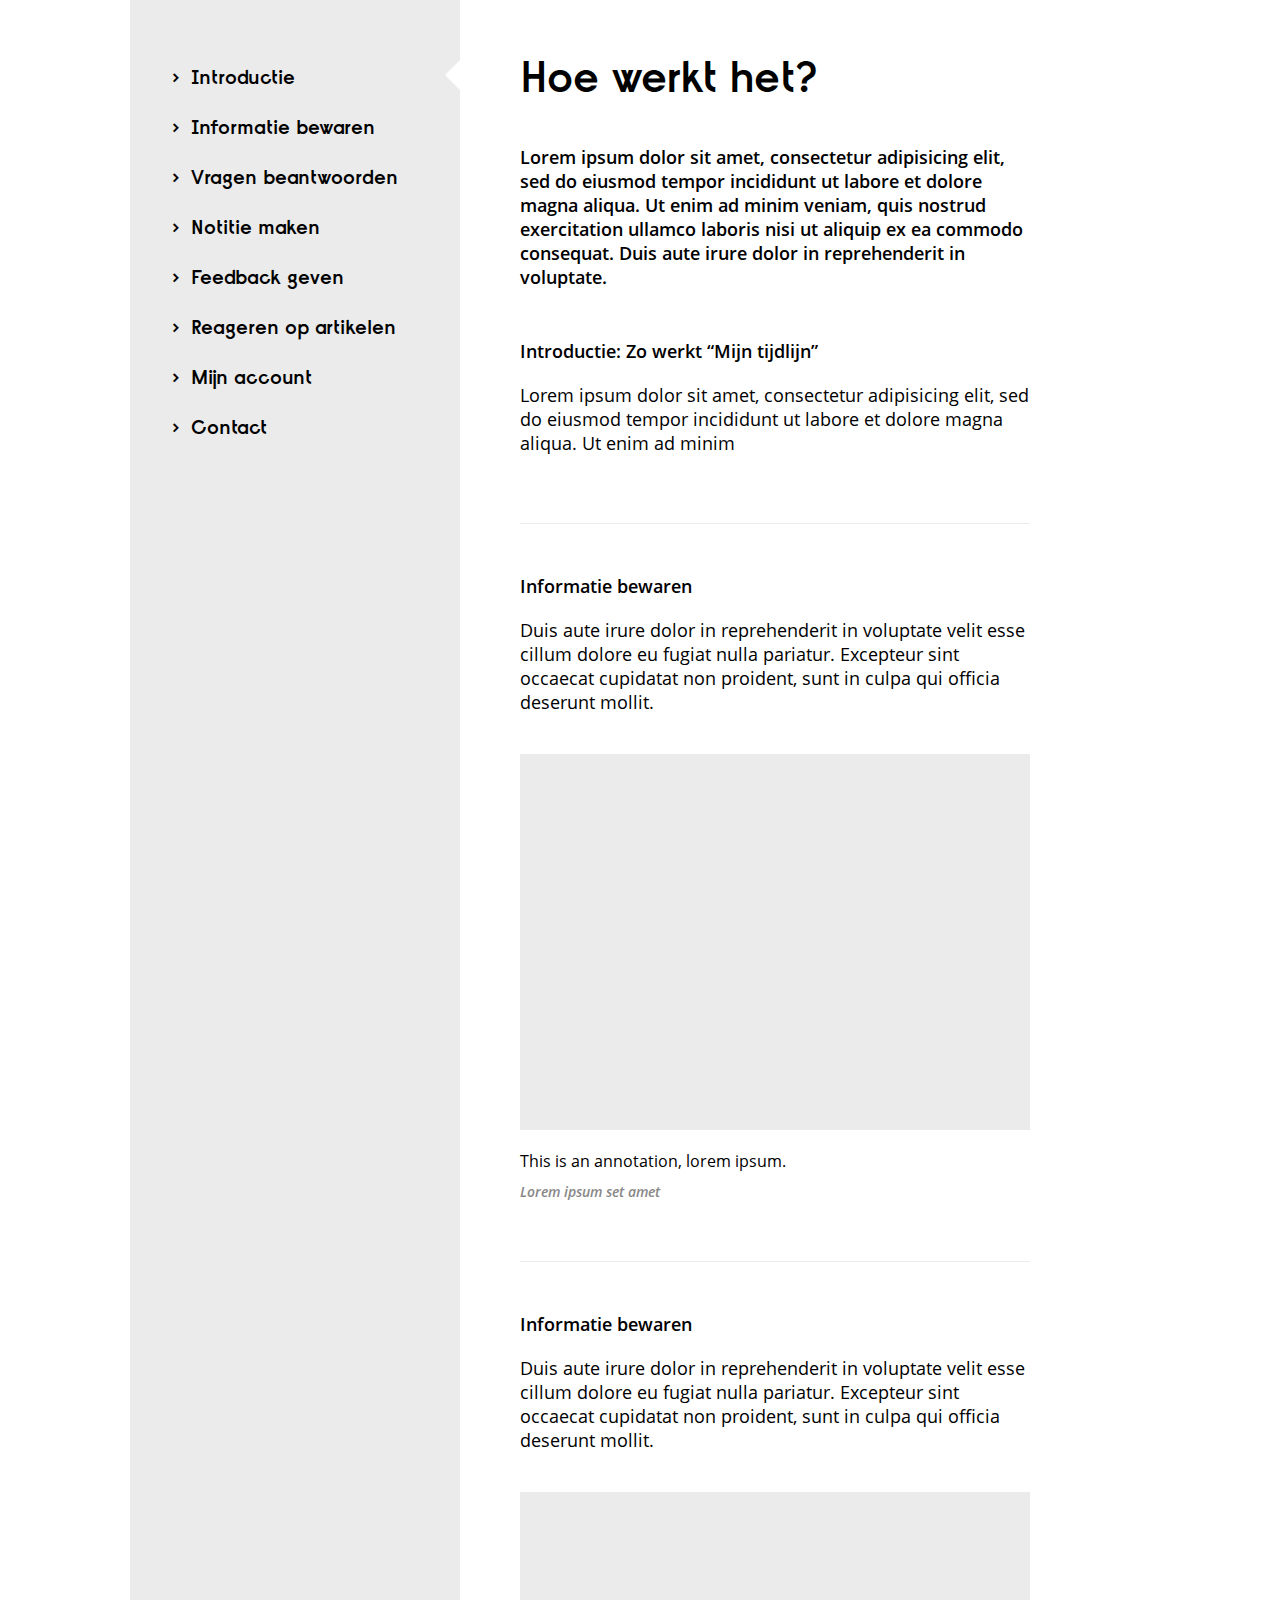
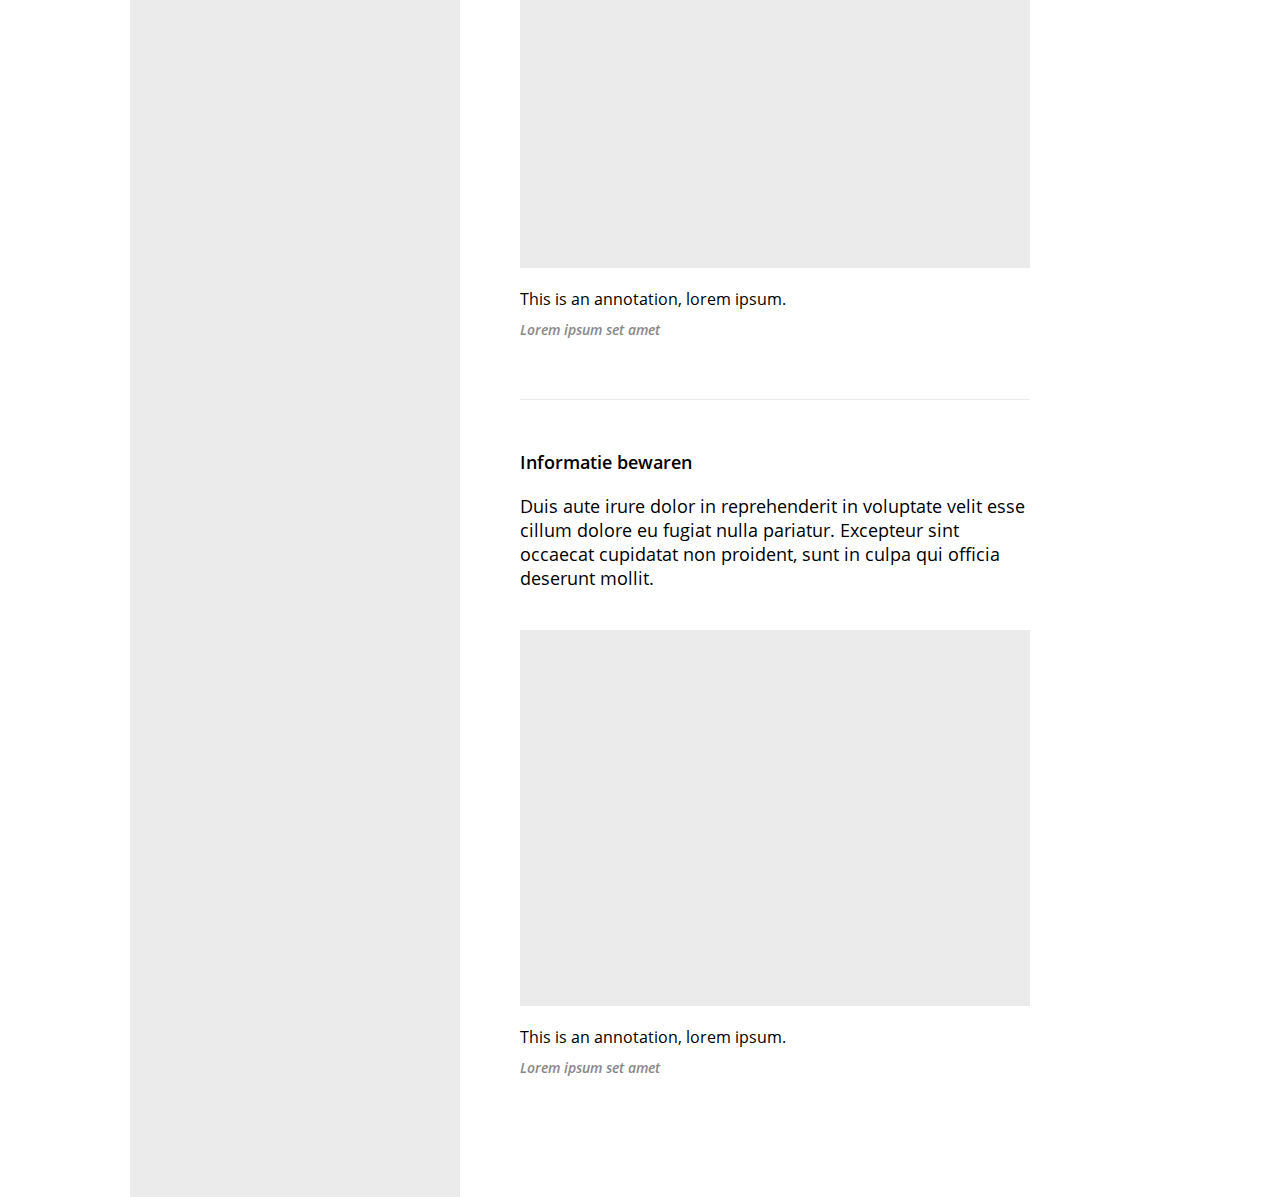
<file: public/instr.html>
<!DOCTYPE html>
<html lang="ru">
  <head>
    <meta charset="utf-8">
    <meta name="viewport" content="width=device-width, initial-scale=1, maximum-scale=1, minimal-ui">
    <meta http-equiv="X-UA-Compatible" content="IE=edge">
    <link rel="stylesheet" href="fonts/fontello/css/fontello.css"/>
    <link rel="stylesheet" href="css/styles.css"/>
    <script src="https://ajax.googleapis.com/ajax/libs/jquery/1.11.3/jquery.min.js"></script>
    <script src="js/scripts.js"></script>
    <title>instr</title>
  </head>
  <body>
    <div class="wrapper_instr">
      <div class="navigation_instr">
        <ul class="navigation_instr-menu">
          <li class="icon-right-open-1 navigation_instr--activ"><a href="">Introductie</a></li>
          <li class="icon-right-open-1"><a href="">Informatie bewaren</a></li>
          <li class="icon-right-open-1"><a href="">Vragen beantwoorden</a></li>
          <li class="icon-right-open-1"><a href="">Notitie maken</a></li>
          <li class="icon-right-open-1"><a href="">Feedback geven</a></li>
          <li class="icon-right-open-1"><a href="">Reageren op artikelen</a></li>
          <li class="icon-right-open-1"><a href="">Mijn account</a></li>
          <li class="icon-right-open-1"><a href="">Contact</a></li>
        </ul>
      </div>
      <div class="navigation_instr-select">
        <select>
          <option>Ga direct naar...</option>
          <option>Introductie</option>
          <option>Informatie bewaren</option>
          <option>Vragen beantwoorden</option>
          <option>Notitie maken</option>
          <option>Feedback geven</option>
          <option>Reageren op artikelen</option>
          <option>Mijn account</option>
          <option>Contact</option>
        </select>
      </div>
      <div class="content_instr">
        <div class="content_instr-header">
          <h1>Hoe werkt het?</h1>
          <p class="bold">Lorem ipsum dolor sit amet, consectetur adipisicing elit, sed do eiusmod tempor incididunt ut labore et dolore magna aliqua. Ut enim ad minim veniam, quis nostrud exercitation ullamco laboris nisi ut aliquip ex ea commodo consequat. Duis aute irure dolor in reprehenderit in voluptate.</p>
          <h4>Introductie: Zo werkt “Mijn tijdlijn”</h4>
          <p>Lorem ipsum dolor sit amet, consectetur adipisicing elit, sed do eiusmod tempor incididunt ut labore et dolore magna aliqua. Ut enim ad minim</p>
        </div>
        <div class="content_instr-block">
          <h4>Informatie bewaren</h4>
          <p>Duis aute irure dolor in reprehenderit in voluptate velit esse cillum dolore eu fugiat nulla pariatur. Excepteur sint occaecat cupidatat non proident, sunt in culpa qui officia deserunt mollit.</p>
          <div class="content_instr-media"></div><span>This is an annotation, lorem ipsum.</span><span class="italic">Lorem ipsum set amet</span>
        </div>
        <div class="content_instr-block">
          <h4>Informatie bewaren</h4>
          <p>Duis aute irure dolor in reprehenderit in voluptate velit esse cillum dolore eu fugiat nulla pariatur. Excepteur sint occaecat cupidatat non proident, sunt in culpa qui officia deserunt mollit.</p>
          <div class="content_instr-media"></div><span>This is an annotation, lorem ipsum.</span><span class="italic">Lorem ipsum set amet</span>
        </div>
        <div class="content_instr-block">
          <h4>Informatie bewaren</h4>
          <p>Duis aute irure dolor in reprehenderit in voluptate velit esse cillum dolore eu fugiat nulla pariatur. Excepteur sint occaecat cupidatat non proident, sunt in culpa qui officia deserunt mollit.</p>
          <div class="content_instr-media"></div><span>This is an annotation, lorem ipsum.</span><span class="italic">Lorem ipsum set amet</span>
        </div>
      </div>
    </div>
  </body>
</html>
</file>
<file: public/fonts/fontello/css/fontello.css>
@font-face {
  font-family: 'fontello';
  src: url('../font/fontello.eot?26202576');
  src: url('../font/fontello.eot?26202576#iefix') format('embedded-opentype'),
       url('../font/fontello.woff?26202576') format('woff'),
       url('../font/fontello.ttf?26202576') format('truetype'),
       url('../font/fontello.svg?26202576#fontello') format('svg');
  font-weight: normal;
  font-style: normal;
}
/* Chrome hack: SVG is rendered more smooth in Windozze. 100% magic, uncomment if you need it. */
/* Note, that will break hinting! In other OS-es font will be not as sharp as it could be */
/*
@media screen and (-webkit-min-device-pixel-ratio:0) {
  @font-face {
    font-family: 'fontello';
    src: url('../font/fontello.svg?26202576#fontello') format('svg');
  }
}
*/
 
 [class^="icon-"]:before, [class*=" icon-"]:before {
  font-family: "fontello";
  font-style: normal;
  font-weight: normal;
  speak: none;
 
  display: inline-block;
  text-decoration: inherit;
  width: 1em;
  margin-right: .2em;
  text-align: center;
  /* opacity: .8; */
 
  /* For safety - reset parent styles, that can break glyph codes*/
  font-variant: normal;
  text-transform: none;
 
  /* fix buttons height, for twitter bootstrap */
  line-height: 1em;
 
  /* Animation center compensation - margins should be symmetric */
  /* remove if not needed */
  margin-left: .2em;
 
  /* you can be more comfortable with increased icons size */
  /* font-size: 120%; */
 
  /* Font smoothing. That was taken from TWBS */
  -webkit-font-smoothing: antialiased;
  -moz-osx-font-smoothing: grayscale;
 
  /* Uncomment for 3D effect */
  /* text-shadow: 1px 1px 1px rgba(127, 127, 127, 0.3); */
}
 
.icon-cancel:before { content: '\e800'; } /* '' */
.icon-play-circled2:before { content: '\e801'; } /* '' */
.icon-down-open-1:before { content: '\e802'; } /* '' */
.icon-spin1:before { content: '\e803'; } /* '' */
.icon-up-open-1:before { content: '\e804'; } /* '' */
.icon-left-open-1:before { content: '\e805'; } /* '' */
.icon-arrow-circle:before { content: '\e806'; } /* '' */
.icon-spin:before { content: '\e807'; } /* '' */
.icon-root:before { content: '\e808'; } /* '' */
.icon-clock:before { content: '\e809'; } /* '' */
.icon-printer:before { content: '\e80a'; } /* '' */
.icon-share:before { content: '\e80b'; } /* '' */
.icon-heart:before { content: '\e80c'; } /* '' */
.icon-search-1:before { content: '\e80d'; } /* '' */
.icon-right-open-1:before { content: '\e80e'; } /* '' */
</file>
<file: public/css/styles.css>
article,
aside,
details,
figcaption,
figure,
footer,
header,
hgroup,
main,
menu,
nav,
section,
summary,
div,
form {
  display: block;
  box-sizing: border-box;
}

a:active,
a:hover {
  outline: 0;
}
button:active,
button:hover {
  outline: 0;
}
body {
  margin: 0;
  padding: 0;
}
img {
	width: auto;
	height: auto;
	max-width: 100%;
}
h1, h2, h3, h4, h5, h6 {
  margin: 0;
}
a[href*="tel"] {
	white-space: nowrap;
}
a {
  text-decoration: none;
  color: inherit;
}
a img {
	border: none;
}

ul {
	margin: 0;
	padding: 0;
	list-style: none;
}
label {
  -webkit-user-select: none;
  -moz-user-select: none;
  -ms-user-select: none;
  -o-user-select: none;
  user-select: none;
}
@font-face {
    font-family: 'Open Sans';
    src: url('../fonts/open-sans.ttf') format('truetype');
    font-weight: normal;
    font-style: normal;
}
@font-face {
    font-family: 'Open Sans Bold';
    src: url('../fonts/OpenSans-Bold.ttf') format('truetype');
    font-weight: normal;
    font-style: normal;
}

@font-face {
    font-family: 'Open Sans Semibold';
    src: url('../fonts/open-sans-semibold.ttf') format('truetype');
    font-weight: normal;
    font-style: normal;
}
@font-face {
    font-family: 'Open Sans Semibold Italic';
    src: url('../fonts/OpenSans-SemiboldItalic.ttf') format('truetype');
    font-weight: normal;
    font-style: normal;
}

@font-face {
  font-family: 'Raisonne AN DemiBold';
  src:  url('../fonts/RaisonneAN-DemiBold.eot?#iefix') format('embedded-opentype'),
        url('../fonts/RaisonneAN-DemiBold.otf')  format('opentype'),
	      url('../fonts/RaisonneAN-DemiBold.woff') format('woff'),
        url('../fonts/RaisonneAN-DemiBold.ttf')  format('truetype'),
        url('../fonts/RaisonneAN-DemiBold.svg#RaisonneAN-DemiBold') format('svg');
  font-weight: normal;
  font-style: normal;
}
.wrapper {
  width: 1024px;
  margin: 0 auto;
  display: flex;
}

.paig_main {
  margin-bottom: 50px;
}
.news {
  box-sizing: border-box;
  background-color: #fff;
  width: 686px;
  padding: 36px 60px 0px 60px;
}
.news h2 {
  font-family: 'Raisonne AN DemiBold', Helvetica, Arial, sans-serif;
  font-size: 44px;
  margin: 36px 0;
}

.news_time {
  display: flex;
  justify-content: space-between;
}

.news_time span {
  font-size: 16px;
  color: #000;
  font-family: 'Open Sans Semibold', Helvetica, Arial, sans-serif;
  text-align: left;
}

.news_time span.time {
  font-size: 16px;
  color: #888888;
  font-family: 'Open Sans', Helvetica, Arial, sans-serif;
  text-align: right;
}

.news_time span.time:before {
  margin-right: 10px;
}
.category-wrapper {
  display: flex;
  justify-content: space-between;
  color: #888888;
  font-family: 'Open Sans', Helvetica, Arial, sans-serif;
}
.category-wrapper .category a {
  color: #888888;
  text-decoration: none;
  transition: all 0.3s;
}
.category-wrapper .category a:hover {
  text-decoration: underline;
}
.news_img {
  margin: 24px auto;
}
.news_img img {
  display: block;
  max-width: 100%;
  margin: 0 auto;
}
.news_icons {
  margin-bottom: 25px;
}
.news_icons a {
  font-family: 'Open Sans', Helvetica, Arial, sans-serif;
  color: #888888;
  text-decoration: none;
  margin-right: 56px;
  transition: all 0.3s;
}
.news_icons a:hover {
  color: #039be6;
}
.news_icons a:before {
  margin-right: 14px;
}
.news_message {
  margin-bottom: 40px;
  font-family: 'Open Sans', Helvetica, Arial, sans-serif;
}
.news_message h4 {
  font-family: 'Open Sans Semibold', Helvetica, Arial, sans-serif;
  font-size: 18px;
  margin-bottom: 20px;
}
.news_message p {
  font-size: 18px;
}
.news_message i {
  font-style: normal;
  text-decoration: underline;
}
.news_message a {
  color: #039be6;
  text-decoration: none;
  transition: all 0.3s;
}
.news_message a:hover {
  color: #039be6;
  text-decoration: underline;
}
.news_message--strong {
  font-family: 'Open Sans Semibold', Helvetica, Arial, sans-serif;
}
.news_login {
  font-family: 'Open Sans', Helvetica, Arial, sans-serif;
  font-size: 18px;
  margin-top: 80px;
}
.news_login h3 {
  font-family: 'Open Sans Semibold', Helvetica, Arial, sans-serif;
  font-size: 20px;
  margin: 0 0 30px;
}
.news_login p {
  box-sizing: border-box;
  display: inline-block;
  padding: 22px;
  background-color: #f2f2f2;
  width: 100%;
  border-left: 4px solid #039be6;
  margin: 0;
}
.news_login a {
  color: #000;
  transition: all 0.3s;
  font-family: 'Open Sans Semibold', Helvetica, Arial, sans-serif;
}
.news_login a:hover {
  text-decoration: none;
}
.news_reacties {
  display: flex;
  justify-content: space-between;
  font-size: 16px;
  padding-bottom: 20px;
  margin: 40px 0 50px;
  border-bottom: 1px solid #f2f2f2;
}
.news_reacties .number-reacties {
  font-family: 'Open Sans Semibold', Helvetica, Arial, sans-serif;
}
.news_reacties .select-reacties span {
  font-family: 'Open Sans', Helvetica, Arial, sans-serif;
}
.news_reacties .select-reacties span:first-child{
  margin-right: 10px;
  color: #888888;
}
.news_reacties .select-reacties a {
  font-family: 'Open Sans Semibold', Helvetica, Arial, sans-serif;
  text-decoration: none;
  color: #000;
}
.news_reacties .select-reacties a:hover {
  text-decoration: underline;
}
.news_reacties .select-reacties a span.icon-down-open-1 {
  color: #000;
  font-size: 9px;
  vertical-align: 2px;
}
.news_reacties .select-reacties span.icon-down-open-1:before {
  font-size: 0.8em;
  margin: 0 0 0 6px
}

.reviews {
  font-size: 18px;
  margin-bottom: 50px;
}

.reviews:after {
  visibility: hidden;
  display: block;
  content: "";
  clear: both;
  height: 0;
}

.reviews .reviews_img {
  text-align: center;
}

.reviews .reviews_img span.square {
  font-family: 'Raisonne AN DemiBold', Helvetica, Arial, sans-serif;
  font-size: 40px;
  padding: 16px;
  display: inline-block;
  background-color: #f2f2f2;
}

.reviews .reviews_img img {
  width: 60px;
  height: 60px;
  max-width: 100%;
}

.reviews .reviews_img span {
  font-size: 15px;
  font-family: 'Open Sans Semibold Italic';
  color: #888888;
}

.reviews .reviews_letter_header {
  float: left;
  margin-left: 20px;
}

.reviews .reviews_letter_header h4 {
  font-family: 'Open Sans Semibold', Helvetica, Arial, sans-serif;
  margin: 0 10px 0 0;
  display: inline-block;
  font-size: 18px;
}

.reviews .reviews_letter_header span {
  font-family: 'Open Sans Semibold Italic';
  color: #888888;
  font-size: 15px;
}

.reviews .reviews_letter {
  margin-left: 20px;
  font-size: 15px;
  float: left;
  width: 480px;
}

.reviews .reviews_letter span.geleden {
  font-family: 'Open Sans Semibold', Helvetica, Arial, sans-serif;
  color: #888888;
}

.reviews .reviews_letter p {
  font-family: 'Open Sans', Helvetica, Arial, sans-serif;
  font-size: 18px;
  margin-bottom: 20px;
}

.reviews .reviews_letter a {
  font-family: 'Open Sans Semibold', Helvetica, Arial, sans-serif;
  color: #888888;
  text-decoration: underline;
}

.reviews .reviews_letter a:hover {
  text-decoration: none;
}

.reviews .reviews_letter span.dotted {
  margin: 0 18px;
}

.reviews .reviews_letter span.dotted:after {
  content: '';
  display: inline-block;
  height: 4px;
  width: 4px;
  border-radius: 50%;
  background-color: #888888;
  vertical-align: middle;
}

.reviews_img {
  float: left;
  width: 60px;
}
.news_footer {
  position: relative;
}
.news_footer-dark {
  height: 400px;
  overflow: hidden;
}
.news_footer-dark:after {
  content: '';
  position: absolute;
  bottom: 0;
  left: 0;
  width: 100%;
  height: 100%;
  box-shadow: inset 0 -320px 60px -80px rgba(255, 255, 255, 0.96);
}
.reviews_patient {
  margin-left: 80px;
}
.reviews_patient .reviews_letter {
  width: 400px;
}
.reviews_admin {
  box-sizing: border-box;
  margin-left: 40px;
  width: 566px;
  padding: 35px 40px;
  background-color: #d9f0fb;
  position: relative;
}
.reviews_admin:before {
  content: '';
  position: absolute;
  bottom: -34px;
  right: 45px;
  border: 20px solid transparent;
  border-top: 20px solid #d9f0fb;
  border-right: 20px solid #d9f0fb;
}
.reviews_admin .reviews_letter_header span {
  color: #000;
}
.reviews_admin .reviews_img {}
.reviews_admin .reviews_letter {
  width: 400px;
}
.reviews_admin .reviews_letter p {
  margin-bottom: 38px;
}

.reviews_admin-wide {
  width: 646px;
  margin-left: -40px;
}

.reviews_admin-wide .reviews_letter {
  width: 480px;
}

.sidebar {
  box-sizing: border-box;
  background-color: #f2f2f2;
  width: 338px;
  padding: 250px 60px 0 44px;
  position: relative;
}

.sidebar h3 {
  font-family: 'Open Sans Semibold', Helvetica, Arial, sans-serif;
  font-size: 18px;
  color: #888888;
  margin-bottom: 50px;
}
.sidebar_dark:after {
  content: '';
  position: absolute;
  bottom: 0;
  left: 0;
  width: 100%;
  height: 100%;
  box-shadow: inset 0 -320px 60px -80px rgba(255, 255, 255, 0.95);
}

nav.sidebar_navigation ul {
  padding-left: 0;
}

nav.sidebar_navigation li {
  font-family: 'Open Sans Semibold', Helvetica, Arial, sans-serif;
  font-size: 16px;
  color: #888888;
  list-style: none;
  display: block;
  margin-bottom: 40px;
}

nav.sidebar_navigation li:last-child {
  margin-bottom: 0;
}

nav.sidebar_navigation li a {
  margin-top: 15px;
  font-family: 'Raisonne AN DemiBold', Helvetica, Arial, sans-serif;
  font-size: 18px;
  color: #000;
  display: block;
  text-decoration: none;
  position: relative;
  z-index: 100;
}

nav.sidebar_navigation li a:hover {
  cursor: pointer;
  color: #039be6;
}

nav.sidebar_navigation li a:before {
  font-size: 10px;
  margin: 0 10px 0 0;
  position: relative;
  bottom: 3px;
}

button.main-button {
  font-family: 'Raisonne AN DemiBold', Helvetica, Arial, sans-serif;
  font-size: 17px;
  display: flex;
  justify-content: center;
  border: none;
  border-radius: 5px;
  color: #fff;
  width: 160px;
  height: 46px;
  transition: all 0.3s;
  padding: 0;
}

button.main-button span {
  font-size: 9px;
  margin-left: 2px;
}

button.main-button span:before {
  vertical-align: -5px;
}

button.main-button:hover {
  background-color: #038bcf;
}
.main-button--right {
  float: right;
}
button.main-button--center {
  margin: 20px auto 0;
  width: 180px;
}
.main-button--news {
  background-color: #039ce7;
}
button.main-button--timeline {
  background-color: #7db343;
}
button.main-button--timeline:hover {
  background-color: #679E2C;
}
.mear_reacties {
  display: flex;
  justify-content: space-between;
  align-items: baseline;
  padding: 50px 0;
  border-top: 1px solid #f2f2f2;
}
.mear_reacties a {
  font-family: 'Open Sans', Helvetica, Arial, sans-serif;
  font-size: 16px;
  color: #039be6;
  text-decoration: none;
}
.mear_reacties a:hover {
  text-decoration: underline;
  cursor: pointer;
}
.mear_reacties a span {
  font-size: 9px;
  margin-left: 2px;
  vertical-align: 1px;
}

.answer {
  margin-top: 80px;
}

.answer img {
  position: relative;
  top: -30px;
}

.answer textarea {
  box-sizing: border-box;
  font-family: 'Open Sans', Helvetica, Arial, sans-serif;
  font-size: 18px;
  color: #000;
  resize: vertical;
  background-color: #fcfcfc;
  width: calc(100% - 80px);
  height: 160px;
  margin-bottom: 20px;
  float: right;
  padding: 20px;
  border: 1px solid #f2f2f2;
  border-radius: 5px;
  outline: none;
}
@media (max-width: 1024px) {
  .wrapper {
    width: auto;
    flex-direction: column;
  }
  .news {
    margin: 0 auto;
  }
  section.sidebar {
    padding: 40px;
    width: 566px;
    margin: 50px auto 0;
  }
  .sidebar_dark:after {
    box-shadow: none;
  }
}
@media (max-width: 768px) {
  .news {
    padding: 36px 20px 0;
    width: auto;
  }
  .reviews_admin {
    width: auto;
    margin-left: 0;
    padding: 15px 20px;
  }
  .reviews_admin-wide {
    width: auto;
    margin-left: 0;
  }
}
@media (max-width: 600px) {
  .news h2 {
    font-size: 28px;
  }
  .news_message p {
    font-size: 16px;
  }
  .news_img img {
    height: auto;
  }
  .news_icons {
    display: flex;
    justify-content: space-between;
  }
  .news_icons a {
    margin-right: 0;
  }
  .answer textarea {
    font-size: 16px;
  }
  .news_reacties {
    flex-direction: column;
  }
  .reviews .reviews_letter {
    width: auto;
  }
  .reviews_patient {
    margin-left: 0;
  }
  .reviews_patient .reviews_letter {
    width: auto;
  }
  .reviews_admin {
    width: calc(100% + 40px);
    margin-left: -20px;
  }
  .reviews_admin .reviews_letter {
    width: auto;
    margin-left: 0;
  }
  .reviews_admin .reviews_img span {
    display: none;
  }
  .reviews .reviews_letter p {
    font-size: 16px;
  }
  .reviews .reviews_letter_header h4 {
    font-size: 16px;
    display: block;
  }
  section.sidebar {
    width: auto;
  }
}
.wrapper_timeline {
  width: 1024px;
  margin: 0 auto;
  background-color: #ebebeb;
  padding: 60px 145px 60px 60px;
}
.timeline_inner {
  padding-left: 80px;
  position: relative;
}
.timeline_inner:before {
  content: '';
  width: 15px;
  height: calc(100% - 40px);
  position: absolute;
  left: -4px;
  top: 16px;
  border-left: 4px solid #7db343;
}
.timeline_inner--first:before {
  height: calc(100% + 80px);
}
.timeline_title {
  position: relative;
  margin-left: -40px;
}
.timeline_title h5 {
  font-family: 'Open Sans Semibold', Helvetica, Arial, sans-serif;
  font-size: 17px;
  color: #000;
  margin: 0;
}
.timeline_title span {
  font-family: 'Open Sans Semibold', Helvetica, Arial, sans-serif;
  font-size: 18px;
  color: #888888;
}
.timeline_title::before {
  content: '';
  width: 15px;
  height: 15px;
  border-radius: 20px;
  border: 2px solid #7db343;
  background: #ebebeb;
  position: absolute;
  left: -52px;
  top: 15px;
}
.timeline_title--single span {
  position: relative;
  top: 12px;
}
.timeline_content {
  margin: 35px 0 80px;
}
.timeline_content h1 {
  font-family: 'Raisonne AN DemiBold', Helvetica, Arial, sans-serif;
  font-size: 44px;
  color: #000;
  text-align: center;
  margin: 0;
}
.timeline_content p {
  font-family: 'Open Sans', Helvetica, Arial, sans-serif;
  font-size: 18px;
  color: #000;
  margin: 0;
  padding: 30px 0 50px;
}
.timeline_content--header {
  margin-top: -5px;
}
.timeline_content--header p {
  text-align: center;
}

.timeline_dropdown {
  display: flex;
  justify-content: space-between;
  padding-bottom: 15px;
  margin-bottom: 55px;
  border-bottom: 1px solid #d5d5d5;
  position: relative;
}

.timeline_dropdown .timeline_dropdown-select label {
  font-family: 'Open Sans Semibold', Helvetica, Arial, sans-serif;
  font-size: 16px;
  color: #888888;
  margin-left: 10px;
}

.timeline_dropdown .timeline_dropdown-select input[type="checkbox"] {
  border: 0;
  clip: rect(0 0 0 0);
  height: 1px;
  margin: -1px;
  overflow: hidden;
  padding: 0;
  position: absolute;
  width: 1px;
}

.timeline_dropdown .timeline_dropdown-select input[type="checkbox"] + label {
  position: relative;
  padding: 10px;
  padding-left: 2.4em;
  vertical-align: middle;
  user-select: none;
}

.timeline_dropdown .timeline_dropdown-select input[type="checkbox"] + label:before {
  content: '';
  color: orange;
  position: absolute;
  top: 5px;
  left: 0;
  width: 28px;
  height: 28px;
  border-radius: 5px;
  background-color: #fff;
  font-size: 18px;
  text-align: center;
}

.timeline_dropdown .timeline_dropdown-select input[type="checkbox"] + label:after {
  content: '';
  background-color: orange;
  position: absolute;
  top: 10px;
  left: 5px;
  width: 14px;
  height: 14px;
  transform: scale(0);
  transition: transform 200ms ease-out;
}

.timeline_dropdown .timeline_dropdown-select input[type="checkbox"] + label:after {
  background-color: transparent;
  top: 50%;
  left: 9px;
  width: 8px;
  height: 3px;
  margin-top: -5px;
  border-style: solid;
  border-color: #7db343;
  border-width: 0 0 3px 3px;
  border-image: none;
  transform: rotate(-45deg) scale(0);
}

.timeline_dropdown .timeline_dropdown-select input[type="checkbox"]:checked + label:after {
  content: '';
  transform: rotate(-45deg) scale(1);
}

.timeline_dropdown .timeline_dropdown-filter span {
  font-family: 'Open Sans Semibold', Helvetica, Arial, sans-serif;
  font-size: 16px;
  color: #888888;
}

.timeline_dropdown .timeline_dropdown-filter span.dropdown-menu {
  font-family: 'Open Sans Semibold', Helvetica, Arial, sans-serif;
  font-size: 16px;
  margin-left: 6px;
}

.timeline_dropdown .timeline_dropdown-filter span.dropdown-menu span.icon-down-open-1:before {
  font-size: 9px;
  margin: 0 0 0 6px;
  vertical-align: 2px;
}

.timeline_dropdown .dropdown-menu.dropdown-menu--up {
  color: #000;
}

.timeline_dropdown .dropdown-menu.dropdown-menu--up span.icon-down-open-1:before {
  color: #000;
}

.timeline_dropdown .dropdown-menu.dropdown-menu--down {
  color: #84b74e;
}

.timeline_dropdown .dropdown-menu.dropdown-menu--down span.icon-down-open-1:before {
  color: #84b74e;
}
.timeline_comment-wrapper {
  background-color: #2f2f2f;
  display: flex;
  flex-direction: column;
  padding: 30px 40px 40px;
  position: relative;
}
.timeline_comment-wrapper:before {
  content: '';
  position: absolute;
  top: 20px;
  left: -36px;
  border: 20px solid transparent;
  border-right: 20px solid #2f2f2f;
}
.timeline_comment-wrapper h4 {
  font-family: 'Raisonne AN DemiBold', Helvetica, Arial, sans-serif;
  font-size: 22px;
  color: #fff;
  margin: 0;
}
.timeline_comment-wrapper .answer {
  margin-top: 40px;
}
.timeline_comment-wrapper .answer img {
  top: 0;
}
.timeline_comment-wrapper .answer button.blue {
  background-color: #7db343;
}
.timeline_info-block {
  display: flex;
  flex-direction: column;
  background-color: #fff;
  padding: 25px 0 25px 40px;
  margin: 10px 0 10px;
  position: relative;
}
.timeline_info-block:first-child {
  margin-top: 35px;
}
.timeline_info-block h5 {
  font-family: 'Open Sans Semibold', Helvetica, Arial, sans-serif;
  font-size: 17px;
  color: #ec407a;
  margin: 0 0 5px;
}
.timeline_info-block p {
  font-family: 'Open Sans Bold', Helvetica, Arial, sans-serif;
  font-size: 19px;
  padding: 0;
}
.timeline_info-block .icon-cancel {
  position: absolute;
  top: 15px;
  right: 15px;
}
.timeline_info-block .icon-cancel:before {
  font-size: 22px;
  color: #888;
  margin: 0;
}
.timeline_info-block .icon-clock {
  position: absolute;
  bottom: 5px;
  right: 7px;
  z-index: 100;
}
.timeline_info-block .icon-clock:before {
  font-size: 16px;
  color: #fff;
  margin: 0;
}
.timeline_info-block-delete {
  display: flex;
  justify-content: space-around;
  align-items: center;
  background-color: #000;
  color: #fff;
  height: 100%;
  width: 100%;
  position: absolute;
  top: 0;
  left: 0;
  display: none;
}
.timeline_info-block-delete p {
  font-family: 'Open Sans Bold', Helvetica, Arial, sans-serif;
  font-size: 16px;
  color: #fff;
}
.timeline_info-block-delete a {
  font-family: 'Raisonne AN DemiBold', Helvetica, Arial, sans-serif;
  font-size: 18px;
}
.timeline_info-block-delete a span {
  font-size: 9px;
  vertical-align: 1px;
  margin-left: 2px;
}
.timeline_info-block-delete a.yes {
  float: left;
  color: #7db343;
}
.timeline_info-block-delete a.no {
  color: #ff4c4c;
}
.timeline_info-block--news h5 {
  color: #039be6;
}
.timeline_info-block--corner {
  position: relative;
}
.timeline_info-block--corner:after {
  content: '';
  position: absolute;
  display: inline-block;
  bottom: 0;
  right: 0;
  border: 25px solid transparent;
  border-right: 25px solid #7db343;
  border-bottom: 25px solid #7db343;
}
.timeline_info-block--twocorner {
  position: relative;
  background-color: #ffffcc;
  padding: 40px 70px 50px 40px;
}
.timeline_info-block--twocorner h5 {
  font-family: 'Open Sans Semibold', Helvetica, Arial, sans-serif;
  font-size: 18px;
  color: #000;
  margin-bottom: 25px;
}
.timeline_info-block--twocorner p {
  font-family: 'Open Sans', Helvetica, Arial, sans-serif;
  font-size: 18px;
}
.timeline_info-block--twocorner:after {
  content: '';
  position: absolute;
  display: inline-block;
  bottom: 0;
  right: 0;
  border: 25px solid transparent;
  border-right: 25px solid #ebebeb;
  border-bottom: 25px solid #ebebeb;
}
.timeline_info-block--twocorner:before {
  content: '';
  position: absolute;
  display: inline-block;
  bottom: 0;
  right: 0;
  border-radius: 5px 0 0 0;
  border: 25px solid transparent;
  border-left: 25px solid #f4f4c1;
  border-top: 25px solid #f4f4c1;
}
.media--block {
  display: flex;
  height: 228px;
  flex-direction: row;
  padding: 0;
}
.media--block h5 {
  color: #000;
  font-size: 22px;
}
.media--block span {}
.media--block .media-block_img {
  width: 50%;
}
.media--block .media-block_content {
  width: 50%;
}
.media--block {
  display: flex;
  height: 228px;
  background-color: #fff;
}
.media--block .media-block_img {
  width: 50%;
}
.media--block .media-block_content {
  width: 50%;
  padding: 55px 0 0 35px;
}
.media--block .media-block_content h5 {
  font-family: 'Open Sans Semibold', Helvetica, Arial, sans-serif;
  font-size: 22px;
  margin-bottom: 30px;
}
.media--block .media-block_content span {
  font-family: 'Open Sans Semibold', Helvetica, Arial, sans-serif;
  font-size: 15px;
  color: #888;
  display: block;
}
.timeline_info-footer {
  background-color: #fff;
  padding: 30px 0px 30px 30px;
  margin: -8px 0 0 20px;
  position: relative;
}
.timeline_info-footer:before {
  content: '';
  position: absolute;
  display: inline-block;
  top: 0;
  left: -20px;
  border: 20px solid transparent;
  border-top: 20px solid #fff;
  border-right: 20px solid #fff;
}
.timeline_info-footer .reviews {
  margin-bottom: 0;
}
.timeline_info-footer .reviews .reviews_letter p {
  padding: 0;
  margin: 20px 0 25px;
}
.timeline_info-footer a {
  font-family: 'Open Sans', Helvetica, Arial, sans-serif;
  font-size: 18px;
  color: #7db343;
  display: flex;
  justify-content: flex-end;
  margin: 55px 30px 0 0;
  text-decoration: none;
}
.timeline_info-footer a:hover {
  text-decoration: underline;
}
.timeline_info-footer a .icon-right-open-1:before {
  font-size: 9px;
  vertical-align: 2px;
}
.dropdown-menu {
  color: #000;
  position: relative;
  z-index: 400;
}
.dropdown-menu:hover {
  cursor: pointer;
}
.dropdown-menu-inner {
  box-sizing: border-box;
  display: none;
  position: absolute;
  padding: 25px;
  top: 28px;
  right: 0px;
  width: 340px;
  z-index: 200;
  background-color: #222;
}
.dropdown-menu-inner:after{
  content: '';
  position: absolute;
  top: -18px;
  right: 20px;
  border: 12px solid transparent;
  border-bottom: 12px solid #222;
  z-index: 300;
}
.dropdown-menu-inner li {
  color: #aaaaaa;
  transition: all 0.3s;
}
.dropdown-menu-inner li:hover {
  color: #fff;
}
.dropdown-menu-inner a {
  font-family: 'Open Sans Semibold', Helvetica, Arial, sans-serif;
  font-size: 18px;
  line-height: 50px;
  color: #aaaaaa;
  transition: all 0.3s;
}
.dropdown-menu-inner a:hover {
  color: #fff;
}
.dropdown-menu-inner .icon-right-open-1:before {
  font-size: 9px;
  margin-right: 15px;
  vertical-align: 3px;
}
.up {
  display: flex;
  justify-content: flex-end;
  padding: 35px 0;
  margin-top: 80px;
  border-top: 1px solid #d5d5d5;
}
.up a {
  font-family: 'Open Sans', Helvetica, Arial, sans-serif;
  font-size: 16px;
  color: #7db343;
  text-decoration: none;
}
.up a .icon-up-open-1 {
  font-size: 9px;
  margin-left: 2px;
  vertical-align: 2px;
}
@media (max-width: 1024px) {
  .wrapper_timeline {
    width: auto;
    padding: 60px 50px 60px 50px;
  }
  .timeline_inner {
    padding-left: 25px;
  }
  .timeline_title {
    margin-left: 0;
  }
  .timeline_title:before {
    left: -37px;
  }
  .reviews .reviews_letter {
    width: calc(100% - 120px);
  }
  .media--block .media-block_img {
    display: flex;
  }
  .media--block .media-block_content h5 {
    font-family: 'Open Sans Bold', Helvetica, Arial, sans-serif;
    font-size: 19px;
  }
}
@media (max-width: 768px) {
  .wrapper_timeline {
    padding: 60px 20px 60px 20px;
  }
  .timeline_dropdown {
    justify-content: flex-end;
  }
  .timeline_dropdown .timeline_dropdown-select {
    display: none;
  }
  .timeline_info-block-delete{
    flex-direction: row;
    justify-content: space-between;
    padding: 0 20px;
    flex-wrap: wrap;
  }
  .timeline_info-block-delete p {
    width: 100%;
  }
}
@media (max-width: 600px) {
  .wrapper_timeline {
    padding: 30px 0 30px;
  }
  .timeline_inner {
    padding-left: 0;
  }
  .timeline_inner:before {
    left: 20px;
  }
  .dropdown-menu-inner {
    width: 100%;
  }
  .dropdown-menu-inner:after {
    left: 205px;
    right: initial;
  }
  .timeline_dropdown {
    justify-content: flex-start;
  }
  .reviews .reviews_letter {
    width: calc(100% - 20px);
    margin-left: 0;
  }
  .timeline_dropdown-filter {
    margin-left: 20px;
  }
  .timeline_title {
    margin-left: 40px;
  }
  .timeline_title:before {
    left: -28px;
  }
  .timeline_content {
    margin-bottom: 40px;
  }
  .timeline_content .timeline_info-block {
    margin: 0;
    border-bottom: 1px solid #ebebeb;
  }
  .timeline_content .timeline_info-block--twocorner:before {
    display: none;
  }
  .timeline_content .timeline_info-block--twocorner:after {
    display: none;
  }
  .timeline_content .timeline_comment-wrapper {
    padding: 30px 20px 30px
  }
  .timeline_content .main-button {
    width: 100%;
    border-radius: 0;
    background-color: #fff;
    color: #7db343;
    position: relative;
    margin-top: 0;
    border-top: 1px solid #ebebeb;
  }
  .timeline_content .main-button:hover {
    background-color: #fff;
    cursor: pointer;
  }
  .timeline_content .timeline_info-footer {
    margin-left: 14px;
    margin-top: 0;
  }
  .timeline_content .timeline_info-footer a {
    margin-top: 30px;
    justify-content: flex-start;
  }
  .timeline_content .timeline_info-block {
    padding-left: 20px;
  }
  .timeline_content .media--block {
    height: auto;
    flex-direction: column;
  }
  .timeline_content .media--block .media-block_img {
    width: 100%;
  }
  .timeline_content .media--block .media-block_img img {
    width: 100%;
    height: 100%;
  }
  .timeline_content .media--block .media-block_content {
    width: 100%;
    padding: 30px 70px 30px 0px;
  }
  .timeline_inner.timeline_inner--first .timeline_title:before {
    display: none;
  }
  .timeline_inner.timeline_inner--first:before {
    display: none;
  }
  .timeline_title.timeline_title--single span {
    top: -3px;
  }
  .timeline_title.timeline_title--single:before {
    top: 0;
  }
  .timeline_comment-wrapper img {
    display: none;
  }
  .timeline_comment-wrapper button {
    display: none;
  }
  .timeline_comment-wrapper textarea {
    width: 100%;
  }
  .timeline_comment-wrapper:before {
    content: '';
    position: absolute;
    top: -36px;
    left: 2px;
    border: 20px solid transparent;
    border-bottom: 20px solid #2f2f2f;
  }
}
.wrapper_chronology {
  width: 900px;
  margin: 0 auto;
  color: #000;
}
.wrapper_chronology h2 {
  font-family: 'Raisonne AN DemiBold', Helvetica, Arial, sans-serif;
  font-size: 44px;
  padding: 80px 0 40px;
}
.wrapper_chronology p {
  font-family: 'Open Sans', Helvetica, Arial, sans-serif;
  font-size: 18px;
}
.wrapper_chronology button.main-button.main-button--timeline {
  display: inline-block;
  width: 140px;
  margin-left: 20px;
}
.wrapper_chronology button.main-button.main-button--timeline span {
  vertical-align: 5px;
}
.chronology_slider {
  background: url('../img/grandfather.jpg') no-repeat center;
  max-width: 1024px;
  height: 477px;
  margin: 0 auto;
}
.chronology_slider-header {
  position: absolute;
  top: 140px;
  left: 0;
  right: 0;
}
.chronology_slider-header .wrapper_chronology {
  position: relative;
}
.chronology_slider-header h1 {
  font-family: 'Raisonne AN DemiBold', Helvetica, Arial, sans-serif;
  font-size: 52px;
}
.chronology_slider-header p {
  margin: 0;
  width: 365px;
}
.chronology_how {
  background-color: #ebebeb;
  text-align: center;
  padding-bottom: 60px;
}
.chronology_how p {
  width: 650px;
  margin: 0 auto 30px;
}
.chronology_now_registred {
  background-color: #fff;
  padding: 40px;
  display: flex;
  justify-content: space-around;
  align-items: baseline;
  position: relative;
  top: -65px;
}
.chronology_now_registred span {
  font-family: 'Open Sans Semibold', Helvetica, Arial, sans-serif;
  font-size: 18px;
}
.chronology_advantages h2 {
  text-align: center;
}
.chronology_advantages p {
  width: 650px;
  margin: 0 auto 80px;
}
.chronology_advantages_block {
  display: flex;
  margin-bottom: 40px;
  box-sizing: border-box;
}
.chronology_advantages_block .chronology_advantages_block-img {
  margin-left: 80px;
  min-width: 230px;
  min-height: 132px;
  height: 132px;
  background-color: #ebebeb;
  display: flex;
}
.chronology_advantages_block .chronology_advantages_block-img img {
  margin: auto;
}
.chronology_advantages_block .chronology_advantages_block-content {
  padding: 0 80px 0 30px;
}
.chronology_advantages_block .chronology_advantages_block-content p {
  width: auto;
}
.chronology_advantages_block h5 {
  font-family: 'Open Sans Semibold', Helvetica, Arial, sans-serif;
  font-size: 18px;
  margin-bottom: 25px;
}
.chronology_advantages_block p {
  font-size: 17px;
}
@media (max-width: 1024px) {
  .wrapper_chronology {
    width: 665px;
  }
  .chronology_now_registred-wrapper button.main-button.main-button--timeline {
    display: block;
    margin-top: 20px;
    margin-left: 0;
  }
  .chronology_advantages_block .chronology_advantages_block-img {
    margin-left: 0;
  }
  .chronology_advantages_block .chronology_advantages_block-content {
    padding: 0 0px 0 30px;
  }
}
@media (max-width: 768px) {
  .wrapper_chronology {
    width: auto;
    padding: 0 20px;
  }
  .chronology_how p {
    width: auto;
  }
  .chronology_advantages p {
    width: auto;
  }
}
@media (max-width: 600px) {
  .wrapper_chronology h2 {
    font-size: 30px;
    padding: 50px 0 25px;
  }
  .chronology_slider-header {
    position: static;
    background-color: #ebebeb;
    padding: 20px 0;
  }
  .chronology_slider-header h1 {
    font-size: 30px;
    margin-bottom: 20px;
  }
  .chronology_slider-header p {
    font-size: 16px;
    width: auto;
  }
  .chronology_slider {
    min-height: 180px;
    background-size: cover;
  }
  .chronology_advantages p {
    margin-bottom: 40px;
  }
  .chronology_slider {
    width: 100%;
    height: auto;
    background-position: center right;
  }
  .chronology_slider p {
    width: auto;
  }
  .chronology_advantages_block {
    flex-direction: column;
    margin-bottom: 0;
  }
  .chronology_advantages_block .chronology_advantages_block-img {
    height: 160px;
    margin-bottom: 20px;
  }
  .chronology_advantages_block .chronology_advantages_block-content {
    padding-left: 0;
  }
  .chronology_advantages_block .chronology_advantages_block-content h5 {
    font-size: 17px;
  }
  .chronology_advantages_block .chronology_advantages_block-content p {
    font-size: 16px;
  }
  .chronology_now_registred {
    width: calc(100% + 40px);
    margin-left: -20px;
    top: 0;
    flex-direction: column;
    padding: 0;
    text-align: left;
  }
  .chronology_now_registred .chronology_now_registred-wrapper {
    width: 100%;
    padding: 20px 10px;
  }
  .chronology_now_registred .chronology_now_registred-wrapper:first-child {
    border-bottom: 1px solid #ebebeb;
  }
  .chronology_now_registred .chronology_now_registred-wrapper span {
    width: 120px;
    font-size: 16px;
    display: inline-block;
    vertical-align: middle;
  }
  .chronology_now_registred .chronology_now_registred-wrapper button.main-button.main-button--timeline {
    display: inline-block;
    font-size: 17px;
    margin-left: 10px;
    margin-top: 0;
  }
  .chronology_now_registred .chronology_now_registred-wrapper button.main-button.main-button--timeline span {
    font-size: 9px;
    width: 9px;
  }
}
.wrapper_instr {
  width: 900px;
  margin: 0 auto;
  display: flex;
  color: #000;
}
.wrapper_instr p {
  font-family: 'Open Sans', Helvetica, Arial, sans-serif;
  font-size: 18px;
}
.wrapper_instr h4 {
  font-family: 'Open Sans Semibold', Helvetica, Arial, sans-serif;
  font-size: 18px;
}
.wrapper_instr span {
  font-family: 'Open Sans', Helvetica, Arial, sans-serif;
  font-size: 16px;
  display: block;
  margin-top: 20px;
  margin-bottom: 10px;
}
.wrapper_instr span.italic {
  font-family: 'Open Sans Semibold Italic';
  font-size: 14px;
  color: #888;
  margin: 0;
}

.content_instr-header {
  padding-bottom: 50px;
  border-bottom: 1px solid #ebebeb;
}

.content_instr-header p.bold {
  font-family: 'Open Sans Semibold', Helvetica, Arial, sans-serif;
  margin: 40px 0 50px;
}

.content_instr-header h4 {
  margin-bottom: 20px;
}
.content_instr-block {
  padding-bottom: 60px;
  border-bottom: 1px solid #ebebeb;
}
.content_instr-block:last-child {
  border-bottom: none;
}
.content_instr-block h4 {
  margin: 50px 0 20px;
}
.content_instr-block p {
  margin-bottom: 40px;
}
.content_instr-media {
  display: flex;
  width: 100%;
  height: 376px;
  background-color: #ebebeb;
}
.navigation_instr {
  min-width: 330px;
  background-color: #ebebeb;
  margin-left: -60px;
  padding: 70px 0 60px 40px;
}
.navigation_instr li {
  margin-bottom: 30px;
  position: relative;
}
.navigation_instr li:before {
  margin-right: 10px;
  font-size: 9px;
  vertical-align: 3px;
}
.navigation_instr a {
  font-family: 'Raisonne AN DemiBold', Helvetica, Arial, sans-serif;
  font-size: 20px;
}
.navigation_instr--activ:after {
  position: absolute;
  content: '';
  display: inline-block;
  top: -15px;
  right: -5px;
  border: 20px solid transparent;
  border-right: 20px solid #fff;
}
.navigation_instr-select {
  display: none;
}
.navigation_instr-select select {
  width: 320px;
  height: 55px;
  border: none;
  border-radius: 5px;
  background-color: #f8f8f8;
  font-family: 'Open Sans Semibold Italic';
  font-size: 18px;
  color: #888;
  margin-bottom: 40px;
}
.navigation_instr-select select:focus {
  outline: none;
}
.content_instr {
  padding: 60px;
}
.content_instr h1 {
  font-family: 'Raisonne AN DemiBold', Helvetica, Arial, sans-serif;
  font-size: 44px;
}
@media (max-width: 1024px) {
  .wrapper_instr {
    width: auto;
  }
  .content_instr {
    padding: 20px;
  }
  .navigation_instr {
    padding: 70px 0 30px 70px;
  }
}
@media (max-width: 768px) {
  .wrapper_instr {
    flex-direction: column;
    padding: 40px 50px;
  }
  .navigation_instr {
    display: none;
  }
  .navigation_instr-select {
    display: flex;
  }
  .content_instr {
    padding: 0;
  }
}
@media (max-width: 600px) {
  .wrapper_instr {
    padding: 20px 20px;
  }
  .wrapper_instr h4 {
    font-size: 16px;
  }
  .wrapper_instr p {
    font-size: 16px;
  }
  .wrapper_instr span {
    font-size: 16px;
  }
  .navigation_instr-select select {
    margin-bottom: 30px;
    font-size: 16px;
  }
  .content_instr-media {
    width: calc(100% + 40px);
    margin-left: -20px;
    height: 240px;
  }
  .content_instr h1 {
    font-size: 30px;
  }
}

/*# sourceMappingURL=styles.css.map */
</file>
